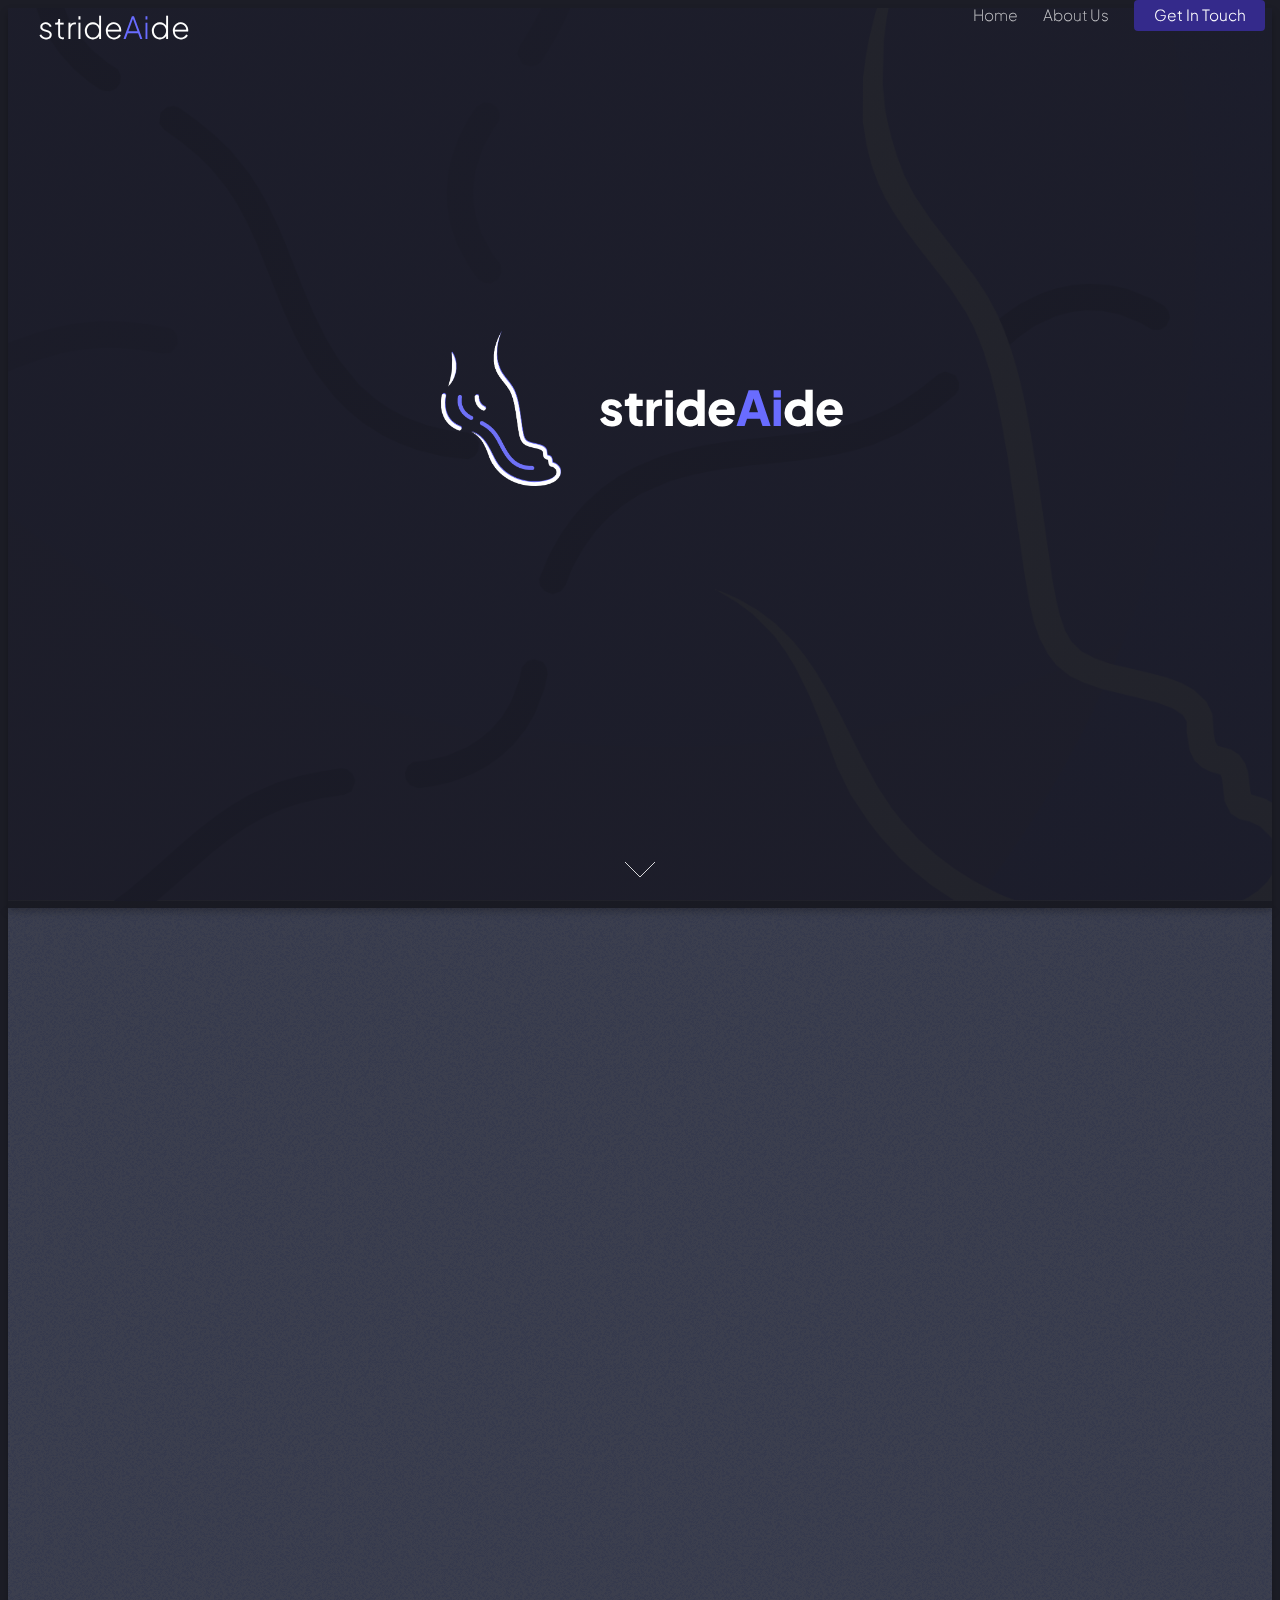
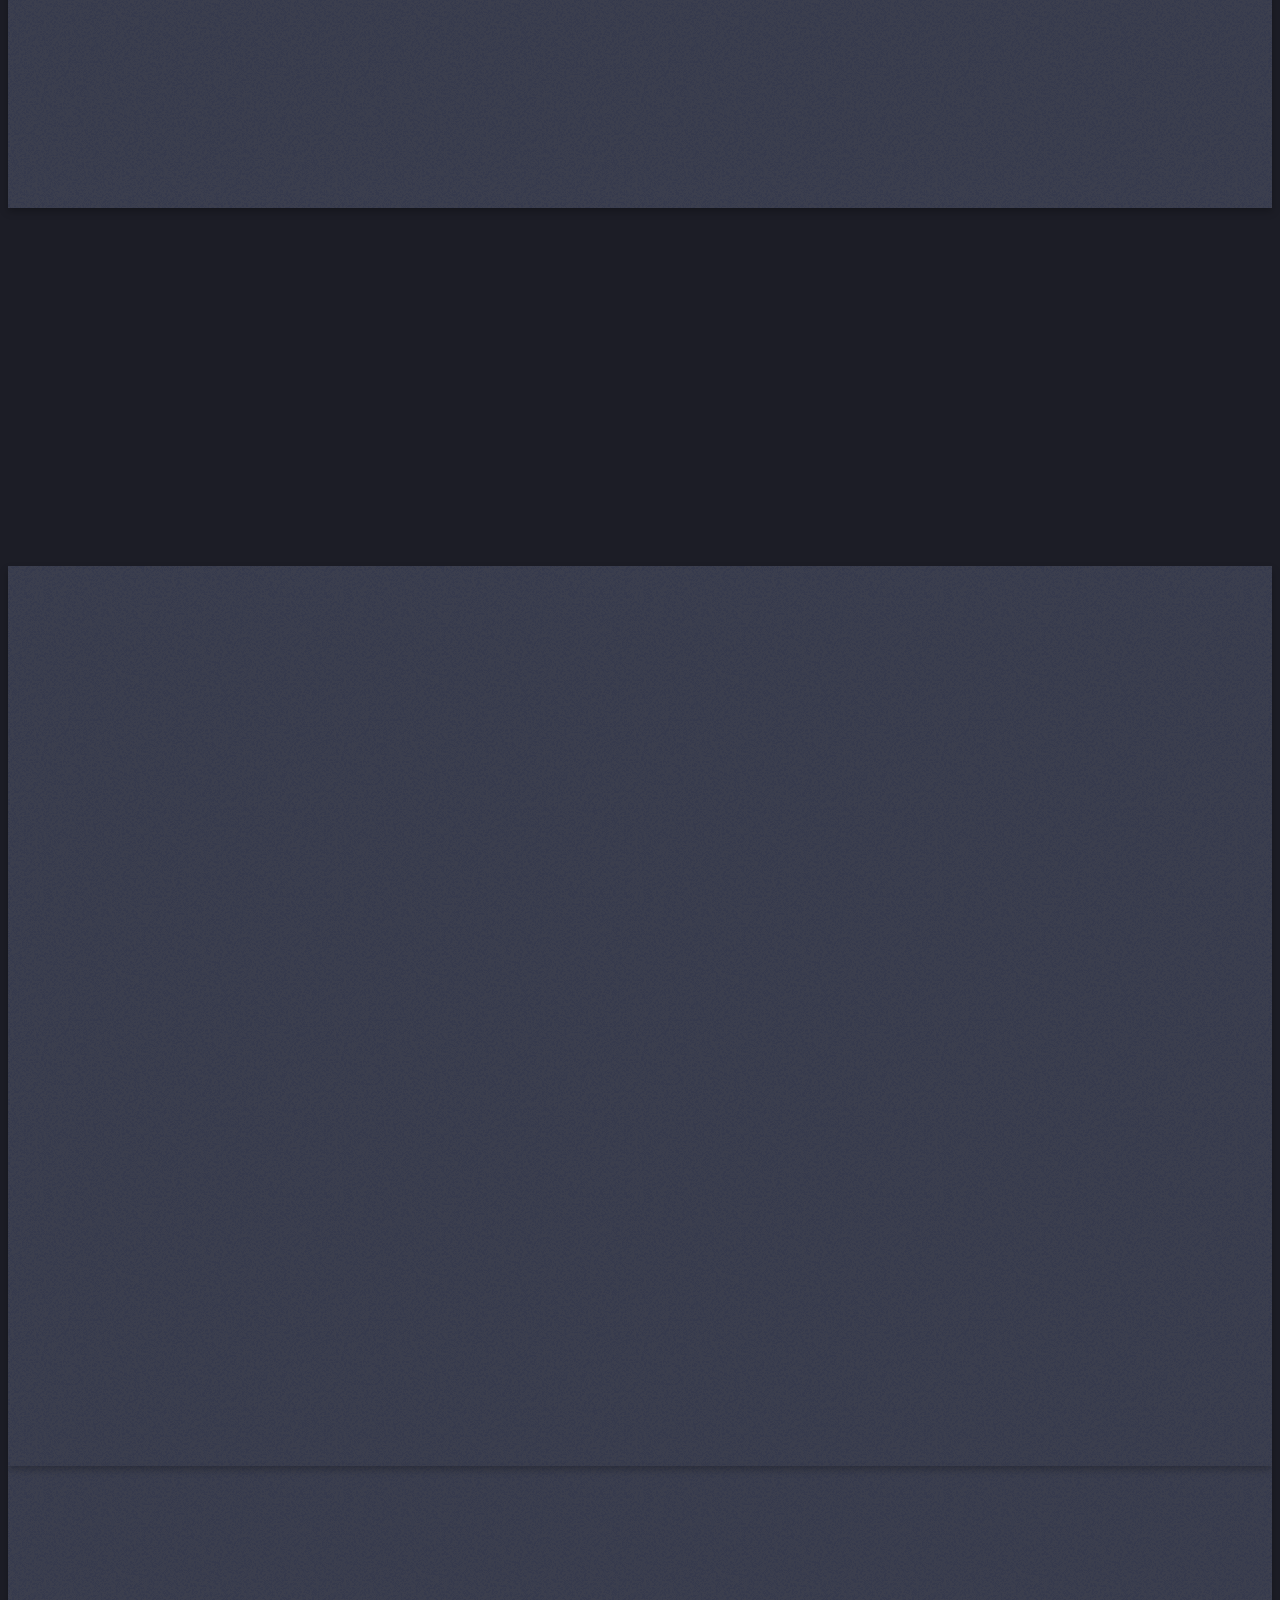
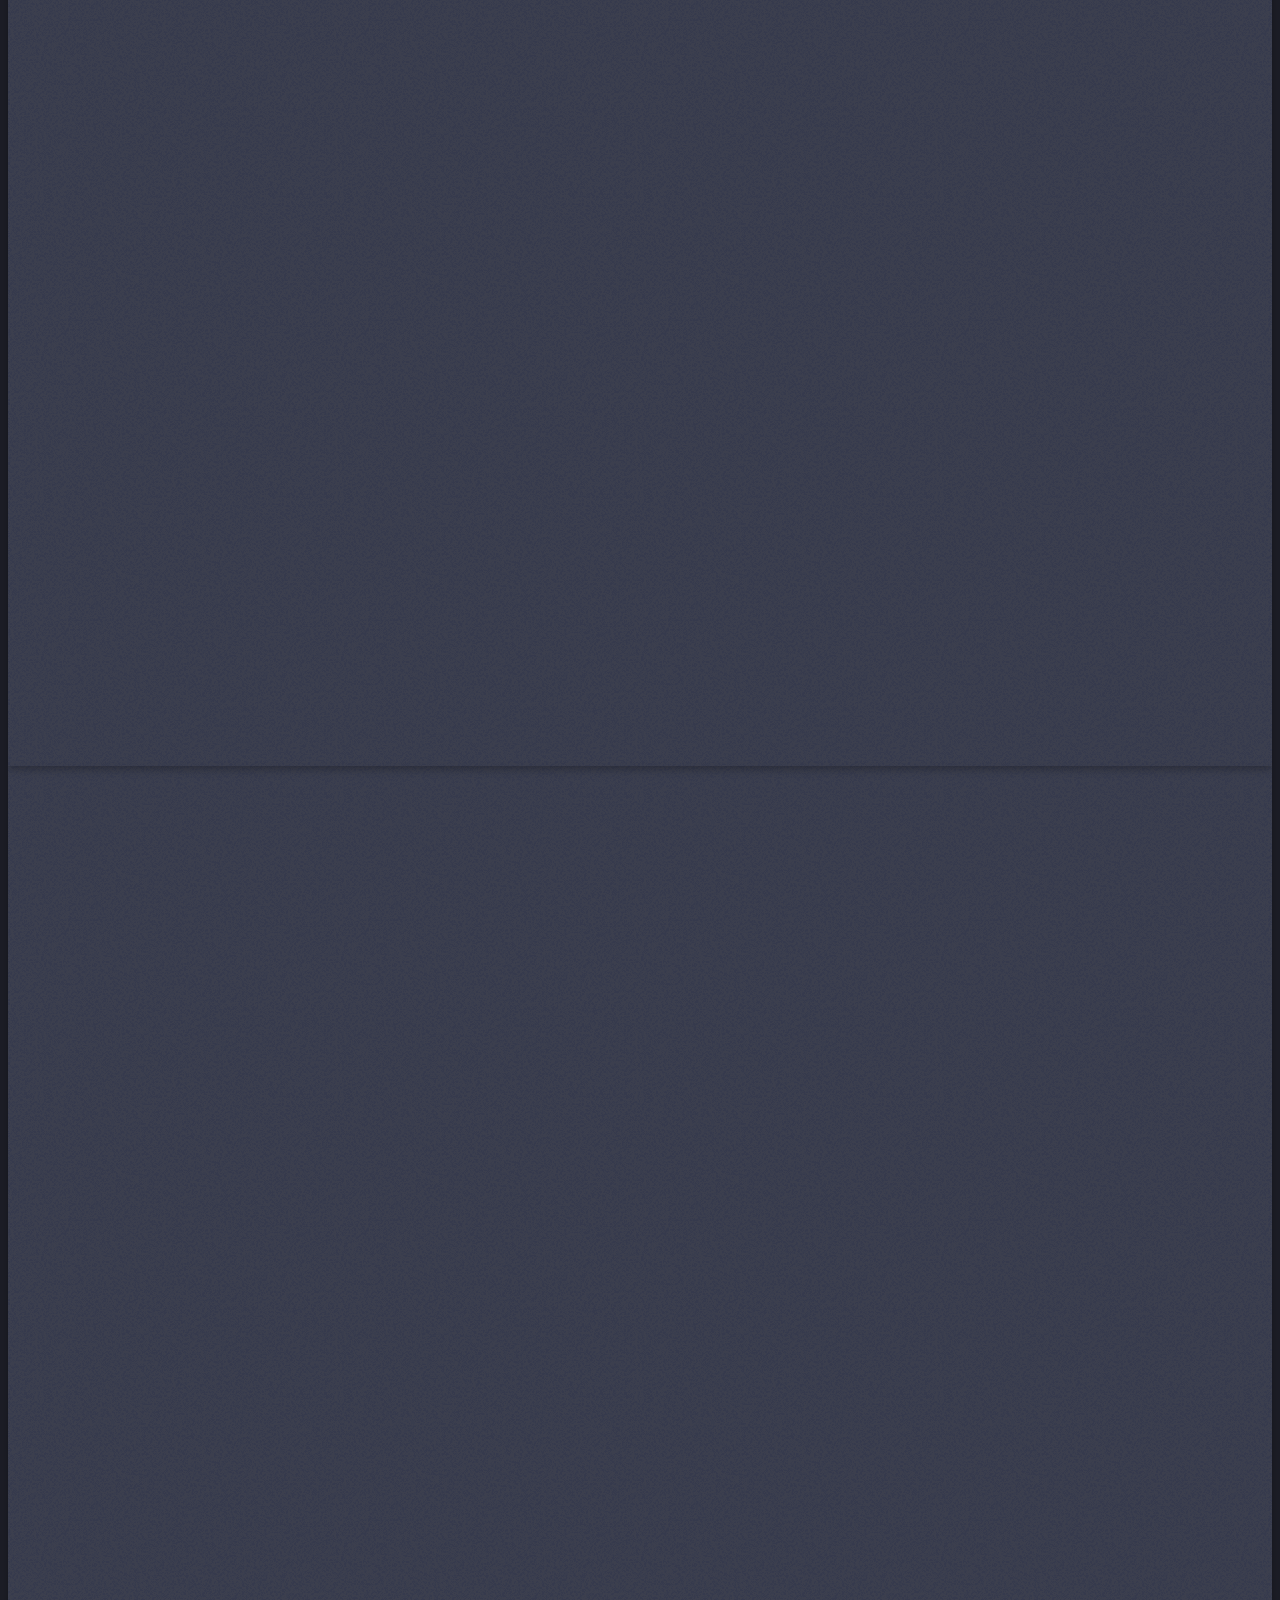
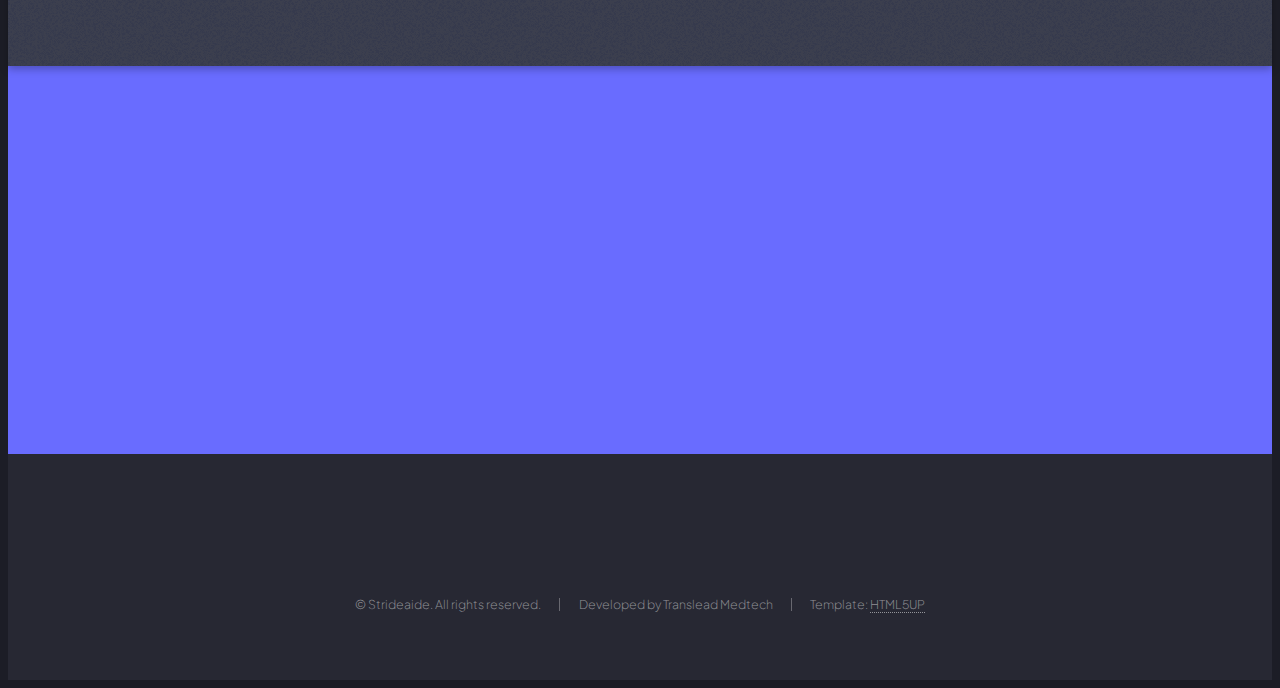
<file: index.html>
<!DOCTYPE HTML>
<!--
	strideAIde.com
	Developed by Translead Medtech Pvt. Ltd. for Strideaide Pvt. Ltd.
	Design: Landed - HTML5UP @ajlkn [use under the CCA 3.0 license (html5up.net/license)]
-->
<html>
	<head>
		<title>strideAide: Diabetic Footcare </title>
		<meta charset="utf-8" />
		<meta name="viewport" content="width=device-width, initial-scale=1, user-scalable=no" />
		<link rel="icon" href="icon_path" type="image/icon type">
		<link rel="stylesheet" href="assets/css/main.css" />
		<noscript><link rel="stylesheet" href="assets/css/noscript.css" /></noscript>
	
	
	</head>
	<body class="is-preload landing">
		<div id="page-wrapper" >
			<!-- Header -->
				<header id="header" >
					<br>
					<h1 id="logo"><a href="index.html">stride<FONT COLOR = #696CFF>Ai</FONT>de</a></h1>
					<nav id="nav">
						<ul>
							<li><a href="index.html">Home</a></li>
							<li><a href="aboutus.html">About Us</a></li>
							<li><a href="#five" class="button primary scrolly">Get In Touch</a></li>
						</ul>
					</nav>
				</header>

			<!-- Banner -->
				<section id="banner" style = "background-image: url('images/landing1.png'); background-size: cover; background-repeat: no-repeat; height: 400px; display: flex; align-items: center; justify-content: center;   color: white;" >
					<div class="content" style="vertical-align: middle;">
					<br>
					<br>
					<br>
						
							<div class="row" style="vertical-align: middle;" >
								<div class="col-4 col-12-medium" style = "background-image: url('images/logo3.png'); background-size: contain; height: 300px; background-repeat: no-repeat; vertical-align: middle; align: center">
									<!-- <span class="image"><img src="images/logo2.png" alt="" /> <br></span> -->
									
									<br>
									<!-- <header> -->
										<!-- <h3><FONT SIZE=60><strong>stride<FONT COLOR = #696CFF>Ai</FONT>de</strong></FONT></h3> -->

										<!-- <h3><FONT > Diabetic Footcare </FONT></h3> -->
									<!-- </header> -->
								</div>
								<br>
								<br>
								<!-- <div class="col-2 col-12-medium"> -->
								
								<!-- </div> -->
								<div class="col-6 col-12-medium" style="vertical-align : middle">
									<header style="vertical-align : middle;" >
										<br>
										<br>
										<br>
										<br>
										<!-- <br> -->
										<!-- <br> -->
										<h1 ><FONT SIZE=80><strong>stride<FONT COLOR = #696CFF>Ai</FONT>de</strong></FONT></h3>
										<!-- <h3><FONT > Diabetic Footcare </FONT></h3> -->
									</header>
								</div>
								
								<div class="col-2 col-12-medium"> </div>
							</div>
					</div>
					
					
					<a href="#one" class="goto-next scrolly">Next</a>
				</section>
				
				
				<!-- One -->
				<section id="one" class="spotlight style1 bottom">
					<span class="image fit main"><img src="images/foot1.png" alt="" /></span>
					<div class="content">
						<div class="container">
							<div class="row">
								<div class="col-5 col-12-medium">
									<header>
										<h2>"A masterpiece of engineering and a work of art."</h2>
										<br> 
										<br> 
										<br>
										<p>Leonardo DaVinci, on the<b> human foot.</b></p>
									</header>
								</div>
								
								<div class="col-1 col-12-medium">
								
								</div>
								
								<div class="col-6 col-12-medium">
									<br>
									<p><b>26 bones. 33 joints. 100+ muscles & tendons.</b></p>
									<p> </p>
									<p> The human foot is a biomechanical marvel, evolved for performance and adaptability. With a geometry for flexibility and strength, it complies to terrains. The dynamic transition from flexibility to rigidity propels you forward with explosive power, while responding like a finely tuned machine - ensuring balance and stability in every movement.</p>
									<p> </p>
									<p><b> Diabetes can be devastating to it. </b></p>
								</div>

							</div>
						</div>
					</div>
					<a href="#two" class="goto-next scrolly">Next</a>
				</section>

				
							<!-- Four -->
				<section id="four" class="wrapper style1 special fade-up">
					<div class="container">
						<header class="major">
							<h2>We're working to protect feet from the effects of diabetes.</h2>
						</header>
						<div class="box alt">
							<h3>Our projects range wide and leverage our evolving understanding of the human foot.</h3>
							
							<br>
							<!-- <div class="row gtr-uniform"> -->
								<!-- <section class="col-4 col-6-medium col-12-xsmall"> -->
									<!-- <span class="icon solid alt major fa-chart-area"></span> -->
									<!-- <h3>Dynamic Offloading Footwear</h3> -->
									<!-- <p>Responsive Insoles for Diabetic Foot-Sores</p> -->
								<!-- </section> -->
								<!-- <section class="col-4 col-6-medium col-12-xsmall"> -->
									<!-- <span class="icon solid alt major fa-comment"></span> -->
									<!-- <h3>Digital Foot</h3> -->
									<!-- <p>A Computational Twin of the Human Foot</p> -->
								<!-- </section> -->
								<!-- <section class="col-4 col-6-medium col-12-xsmall"> -->
									<!-- <span class="icon solid alt major fa-flask"></span> -->
									<!-- <h3>D-PoC: Digtial Podiatry Clinic</h3> -->
									<!-- <p>A one-stop kiosk for diabteic foot checks</p> -->
								<!-- </section> -->
					
							<!-- </div> -->
						</div>
						
					</div>
				</section>


				
							


			<!-- Two -->
				<section id="two" class="spotlight style2 right">
					<span class="image fit main"><img src="images/shoe1.png" alt="" /></span>
					<div class="content">
						<header>
							<h2>Compliant Footwear</h2>
							<p>Dynamically Self Offloading Insoles</p>
						</header>
						<p>Therapeutic footwear that operates mechanically without using sensors or actuators.</p>
						<ul class="actions">
							<li><a href="aboutus.html" class="button">Learn More</a></li>
						</ul>
					</div>
					<a href="#three" class="goto-next scrolly">Next</a>
				</section>

			<!-- Three -->
				<section id="three" class="spotlight style1 left">
					<span class="image fit main bottom"><img src="images/kiosk1.png" alt="" /></span>
					<div class="content">
						<header>
							<h2>D-PoC</h2>
							<p>Digtial Podiatry Clinic</p>
						</header>
						<p>a Kiosk for early screening and detection of diabetic foot conditions, including neuropathy, vasculopathy and arthropathy.</p>
						<ul class="actions">
							<li><a href="aboutus.html" class="button">Learn More</a></li>
						</ul>
					</div>
					<a href="#four" class="goto-next scrolly">Next</a>
				</section>
				
				<!-- Two -->
				<section id="two" class="spotlight style2 right">
					<span class="image fit main"><img src="images/digitalfoottwin1.png" alt="" /></span>
					<div class="content">
						<header>
							<h2>Foot 2.0</h2>
							<p>A digital twin of the human foot</p>
						</header>
						<p>Diagnostic, prognostic and predictive capabilities packaged as a navigable model.</p>
						<ul class="actions">
							<li><a href="aboutus.html" class="button">Learn More</a></li>
						</ul>
					</div>
					<a href="#three" class="goto-next scrolly">Next</a>
				</section>
				
											<!-- Four -->
											
				<!-- <section id="four" class="wrapper style1 special fade-up"> -->
					<!-- <div class="container"> -->
						<!-- <header class="major"> -->
							<!-- <h2>Testimonials</h2> -->
							<!-- <p>Here's how we're helping patients lead happier lives</p> -->
						<!-- </header> -->
						<!-- <div class="box alt"> -->
							<!-- <div class="row gtr-uniform"> -->
								<!-- <section class="col-4 col-6-medium col-12-xsmall"> -->
									<!-- <span class="icon solid alt major fa-chart-area"></span> -->
									<!-- <h3>Patient 1</h3> -->
									<!-- <p>" Blurb Highlight Statement "</p> -->
								<!-- </section> -->
								<!-- <section class="col-4 col-6-medium col-12-xsmall"> -->
									<!-- <span class="icon solid alt major fa-comment"></span> -->
									<!-- <h3>Patient 2</h3> -->
									<!-- <p>" Blurb Highlight Statement "</p> -->
								<!-- </section> -->
								<!-- <section class="col-4 col-6-medium col-12-xsmall"> -->
									<!-- <span class="icon solid alt major fa-flask"></span> -->
									<!-- <h3>Patient 3</h3> -->
									<!-- <p>" Blurb Highlight Statement "</p> -->
								<!-- </section> -->
					
							<!-- </div> -->
						<!-- </div> -->
						
					<!-- </div> -->
				<!-- </section> -->





			<!-- Five -->
				<section id="five" class="wrapper style2 special fade">
					<div class="container">
						<header>
							<h2>Get in touch</h2>
							<p>Explore how <strong>StrideAide</strong> can help you walk assured.</p>
							
						
						</header>
						<form method="post" action="#" class="cta">
							<div class="row gtr-uniform gtr-50">
								<div class="col-8 col-12-xsmall"><input type="email" name="email" id="email" placeholder="Your Email Address" /></div>
								<div class="col-4 col-12-xsmall"><input type="submit" value="Mail Me" class="fit primary" /></div>
														
							</div>
							<br>
							<br>
							<br>
							<br>
							
							<p>Call us: <strong> +91 89707 19677 </strong> <span style="padding: 0 25px;">|</span> Mail us: <strong>info@strideaide.com</strong></p>
							
						</form>
					</div>
				</section>

			<!-- Footer -->
				<footer id="footer">
					<ul class="icons">
						<li><a href="#" class="icon brands alt fa-twitter"><span class="label">Twitter</span></a></li>
						<li><a href="#" class="icon brands alt fa-facebook-f"><span class="label">Facebook</span></a></li>
						<li><a href="#" class="icon brands alt fa-linkedin-in"><span class="label">LinkedIn</span></a></li>
						<li><a href="#" class="icon brands alt fa-instagram"><span class="label">Instagram</span></a></li>
						<li><a href="#" class="icon brands alt fa-github"><span class="label">GitHub</span></a></li>
						<li><a href="#" class="icon solid alt fa-envelope"><span class="label">Email</span></a></li>
					</ul>
					<ul class="copyright">
						<li>&copy; Strideaide. All rights reserved.</li><li>Developed by Translead Medtech</li><li>Template: <a href="http://html5up.net">HTML5UP</a></li>
					</ul>
				</footer>

		</div>

		<!-- Scripts -->
			<script src="assets/js/jquery.min.js"></script>
			<script src="assets/js/jquery.scrolly.min.js"></script>
			<script src="assets/js/jquery.dropotron.min.js"></script>
			<script src="assets/js/jquery.scrollex.min.js"></script>
			<script src="assets/js/browser.min.js"></script>
			<script src="assets/js/breakpoints.min.js"></script>
			<script src="assets/js/util.js"></script>
			<script src="assets/js/main.js"></script>

	</body>
</html>
</file>
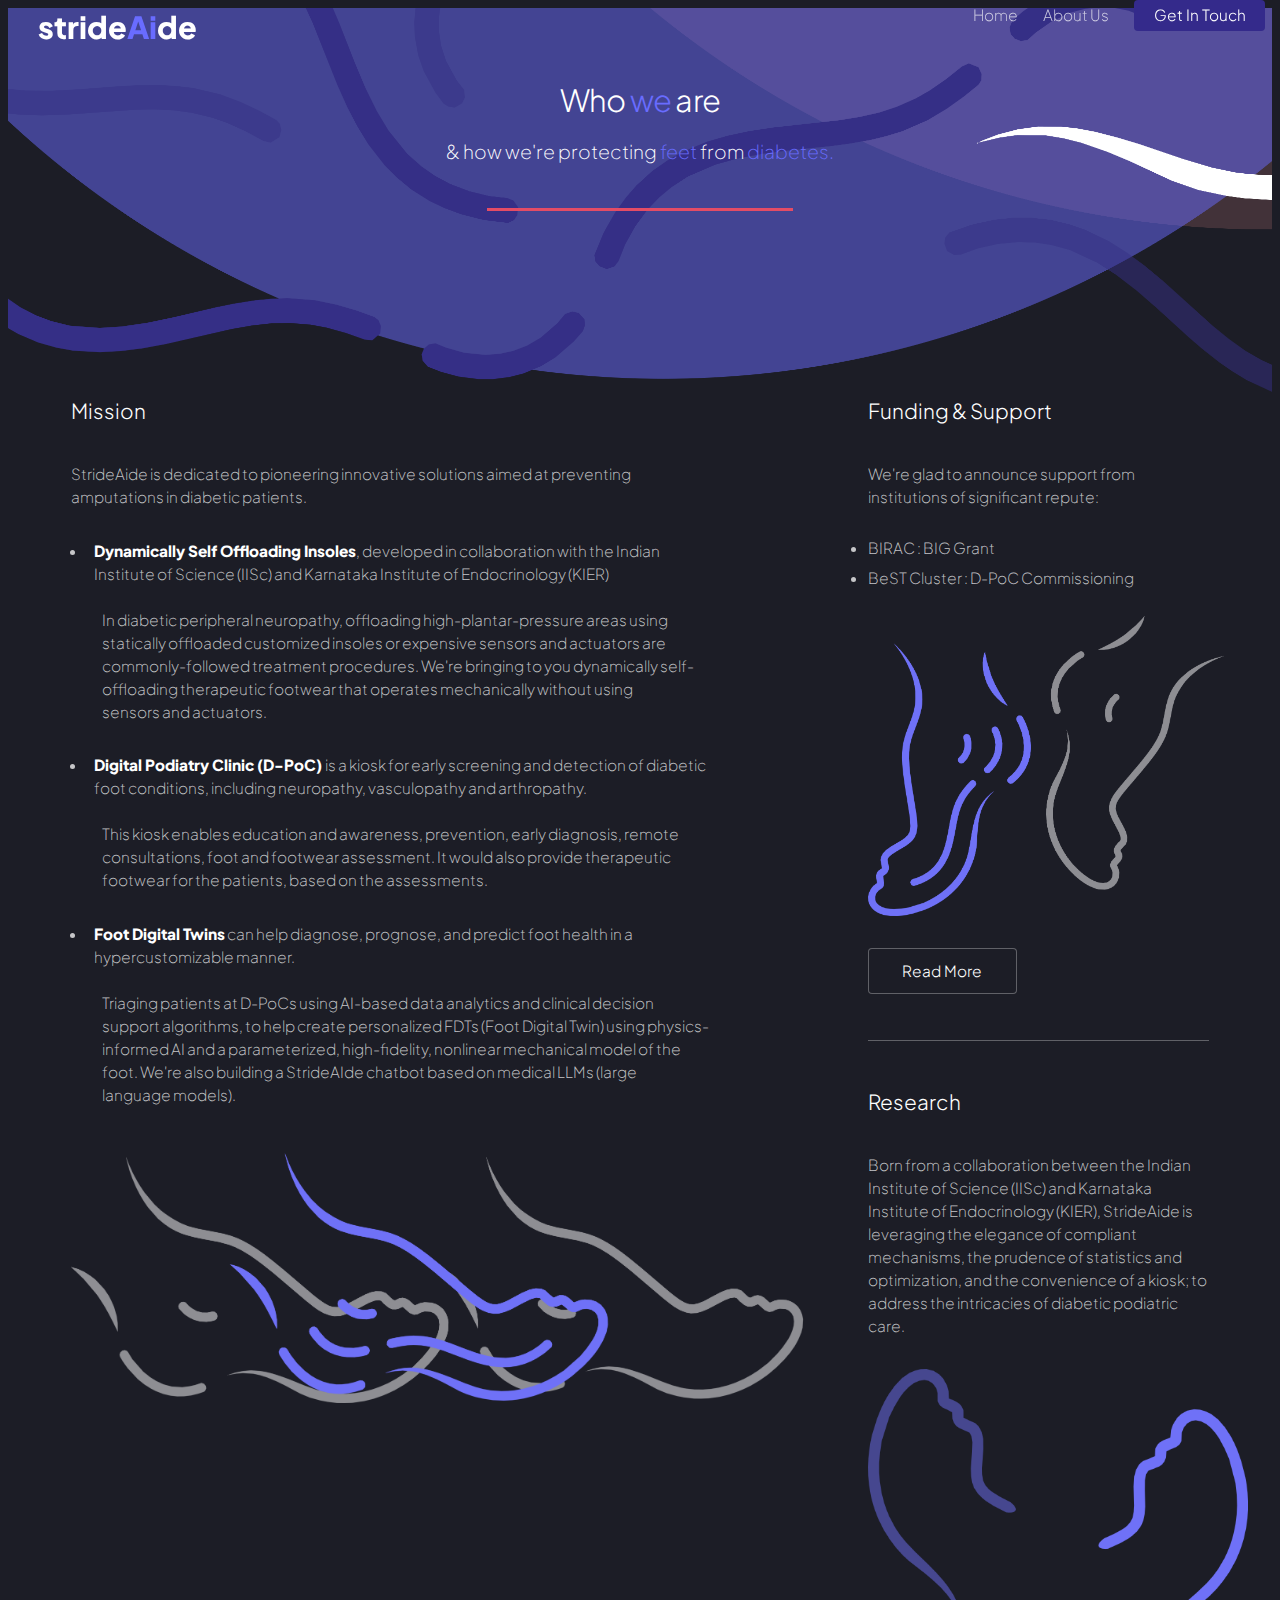
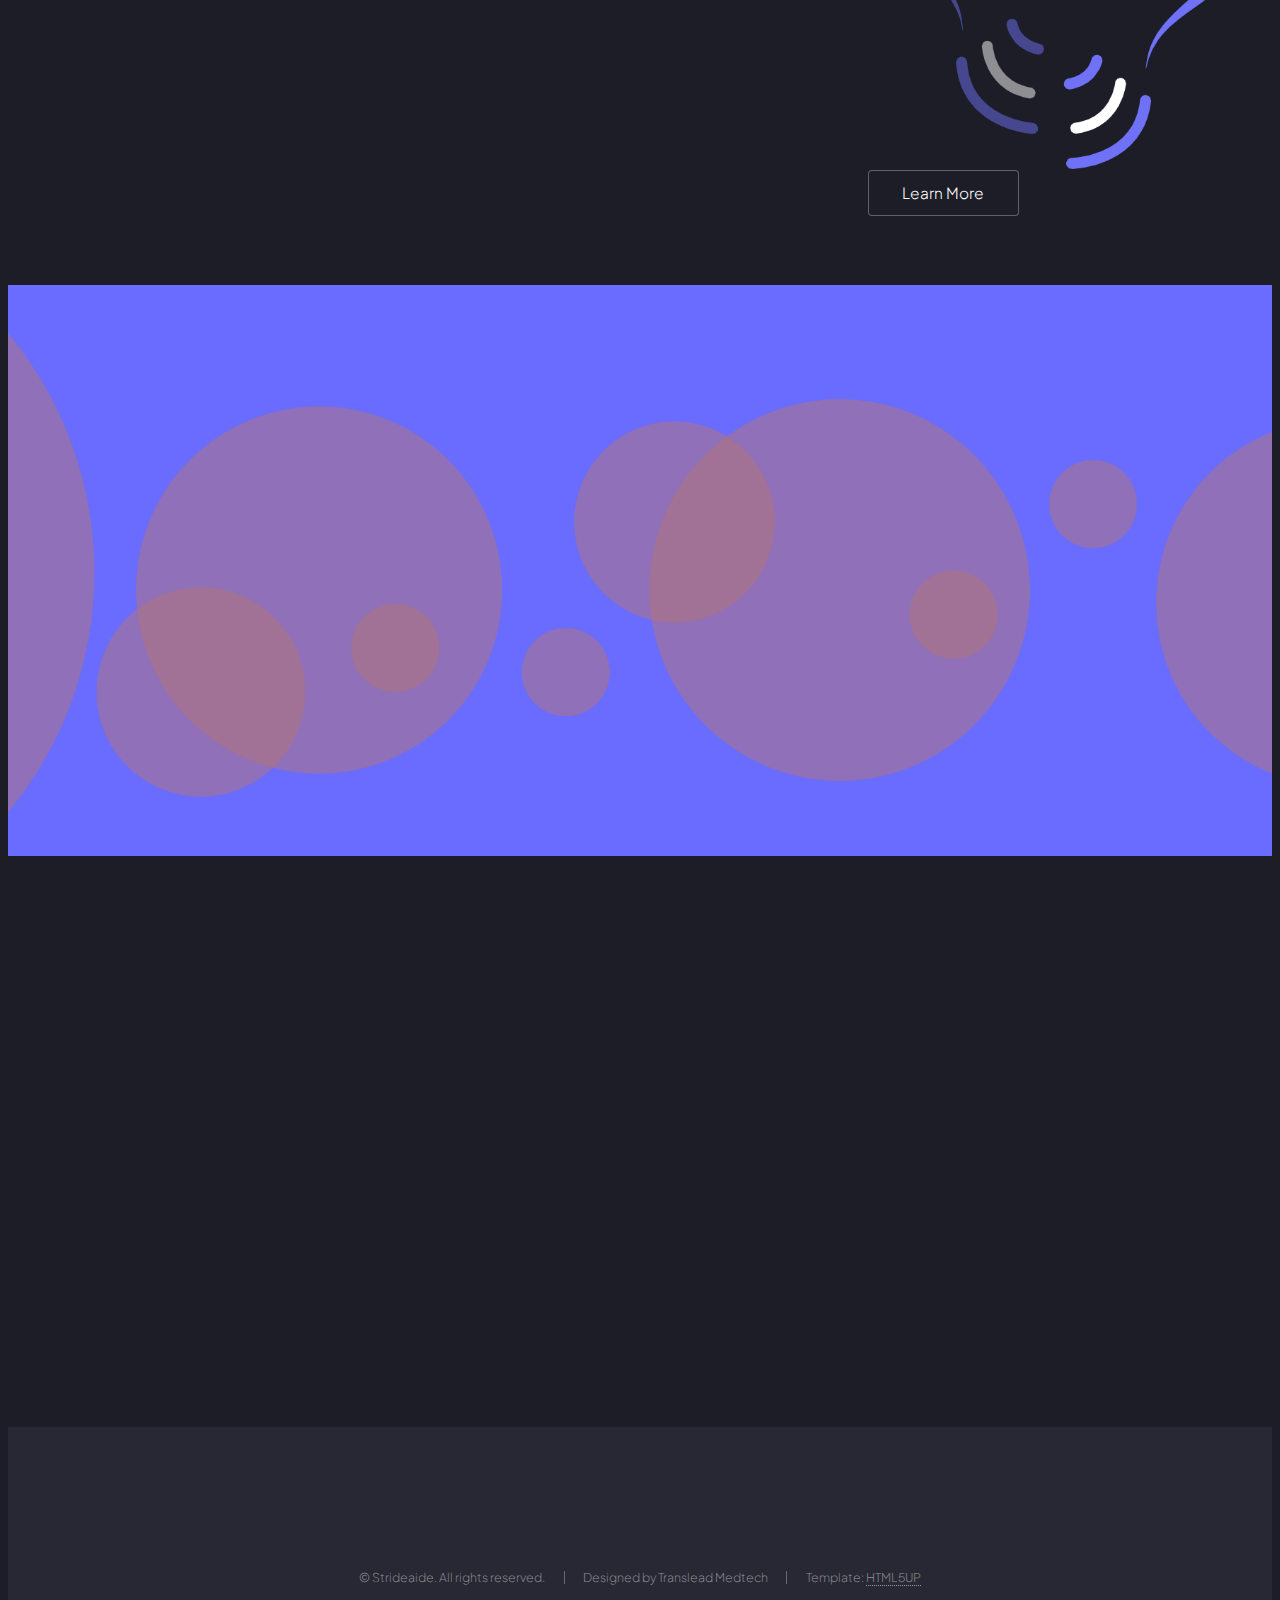
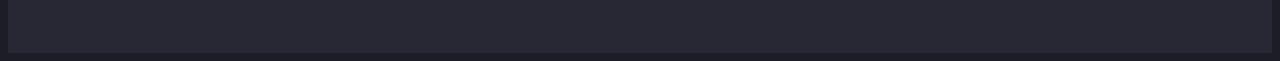
<file: aboutus.html>
<!DOCTYPE HTML>
<!--
	strideAIde.com
	Developed by Translead Medtech Pvt. Ltd. for Strideaide Pvt. Ltd. 
	Designed by Aditi V Mungurwadi, Sanchit Jhunjhunwala
	Template Inspiration: Landed - HTML5UP @ajlkn [use under the CCA 3.0 license (html5up.net/license)]
-->
<html>
	<head>
		<title>strideAide: About Us</title>
		<meta charset="utf-8" />
		<meta name="viewport" content="width=device-width, initial-scale=1, user-scalable=no" />
		<link rel="icon" href="icon_path" type="image/icon type">
		<link rel="stylesheet" href="assets/css/main.css" />
		<noscript><link rel="stylesheet" href="assets/css/noscript.css" /></noscript>
	</head>
	<body class="is-preload landing" >
		<div id="page-wrapper"  style = "background-image: url('images/landing2.png'); background-size: contain; background-repeat: no-repeat">

			<!-- Header -->
				<header id="header">
					<br>
					<h1 id="logo"><strong><a href="index.html">stride<FONT COLOR = #696CFF>Ai</FONT>de</a></strong></h1>
					<nav id="nav">
						<ul>
							<li><a href="index.html">Home</a></li>
							<li>
								<a href="aboutus.html">About Us</a>
								
							</li>
							<li><a href="index.html#five" class="button primary scrolly">Get In Touch</a></li>
						</ul>
					</nav>
				</header>

	<div id="main" class="wrapper style1" >
					<div class="container">
						<header class="major">
							<h2>Who <FONT COLOR = #696CFF> we</FONT> are</h2>
							<p>& how we're protecting <FONT COLOR = #696CFF>feet</FONT> from <FONT COLOR = #696CFF>diabetes.</FONT></p>
						</header>
						<div class="row gtr-150">
							<div class="col-7 col-12-medium">

								<!-- Content -->
									<section id="content">
										<br>
										<br>
										<br>
										<br>
										<br>
										<br>
										<br>
										<br>
										
										
										<h3>Mission</h3>
										
										
										<br>
										<p>StrideAide is dedicated to pioneering innovative solutions aimed at preventing amputations in diabetic patients.</p>
										<ul>
											<li><b>Dynamically Self Offloading Insoles</b>, developed in collaboration with the Indian Institute of Science (IISc) and Karnataka Institute of Endocrinology (KIER)</li>
											<br>
											<ul><p>In diabetic peripheral neuropathy, offloading high-plantar-pressure areas using statically offloaded customized insoles or expensive sensors and actuators are commonly-followed treatment procedures. We're bringing to you dynamically self-offloading therapeutic footwear that operates mechanically without using sensors and actuators.</p> </ul>
											
											<li><b>Digital Podiatry Clinic (D-PoC) </b> is a kiosk for early screening and detection of diabetic foot conditions, including neuropathy, vasculopathy and arthropathy. </li>
											<br>
											<ul><p>This kiosk enables education and awareness, prevention, early diagnosis, remote consultations, foot and footwear assessment. It would also provide therapeutic footwear for the patients, based on the assessments.</p> </ul>
											
											<li><b>Foot Digital Twins</b> can help diagnose, prognose, and predict foot health in a hypercustomizable manner.</li>
											<br>
											<ul><p>Triaging patients at D-PoCs using AI-based data analytics and clinical decision support algorithms, to help create personalized FDTs (Foot Digital Twin) using physics-informed AI and a parameterized, high-fidelity, nonlinear mechanical model of the foot. We're also building a StrideAIde chatbot based on medical LLMs (large language models).</p> </ul>
											
											
										</ul>
										<br>
										<img src="images/mission.png" height = 250px;>
										<br>
					
									</section>

							</div>
							<div class="col-1 col-12-medium"> </div>
							<div class="col-4 col-12-medium">

								<!-- Sidebar -->
									<section id="sidebar">
										<section>
											<br>
											<br>
											<br>
											<br>
											<br>
											<br>
											<br>
											<br>
											
											
											<h3>Funding & Support</h3>
											
											<br>
											
											<p>We're glad to announce support from institutions of significant repute:</p>
											<li>BIRAC : BIG Grant</li>
											<br>
											<li>BeST Cluster : D-PoC Commissioning</li>
											<br>
											<br>
											<img src="images/support.png" height = 300px;>
											<br>											
											<br> <br>
											<footer>
												<ul class="actions">
													<li><a href="https://www.linkedin.com/pulse/strideaide-startup-story-bestkc-nexjc/" target="_blank" class="button">Read More</a></li>
												</ul>
											</footer>
										</section>
										<hr />
										<section>
											<h3>Research</h3>
											
											<br>
											<p>Born from a collaboration between the Indian Institute of Science (IISc) and Karnataka Institute of Endocrinology (KIER), StrideAide is leveraging the elegance of compliant mechanisms, the prudence of statistics and optimization, and the convenience of a kiosk; to address the intricacies of diabetic podiatric care.</p>
											<img src="images/research.png" height = 400px;>
											<br>
											<footer>
												<ul class="actions">
													<li><a href="https://asmedigitalcollection.asme.org/IDETC-CIE/proceedings/IDETC-CIE2023/87363/V008T08A037/1170800" target="_blank" class="button">Learn More</a></li>
												</ul>
											</footer>
										</section>
									</section>

							</div>
						</div>
						
						
						
					</div>
				</div>
				
				<section id="four" class="wrapper style1 special fade-up" style = "background-image: url('images/filler1.png'); background-size: cover; background-repeat: no-repeat">
					<div class="container">
						<header class="major">
							<h2>The Team</h2>
						</header>
							<h3>Founders</h3>
							<br>
							<br>
						<div class="box alt">
							<div class="row gtr-uniform">
								<section class="col-4 col-6-medium col-12-xsmall">
									<span class="icon solid alt major fa-chart-area"><image src = "images/Team/PB.png" width="90" height="90"></span>
									<h3>Dr. Pavan Belehalli</h3>
									<p>Orthopaedic & Diabetic Foot Surgeon</p>
								</section>
								<section class="col-4 col-6-medium col-12-xsmall">
									<span class="icon solid alt major fa-comment"><image src = "images/Team/SS.png" width="90" height="90"></span>
									<h3>Dr. Sanjay Sharma</h3>
									<p>Podiatric Surgeon & Wound Care Specialist</p>
								</section>
								<section class="col-4 col-6-medium col-12-xsmall">
									<span class="icon solid alt major fa-flask"><image src = "images/Team/MKR.png" width="90" height="90"></span>
									<h3>Mr. Manoj Kumar R</h3>
									<p>New Product Development Engineer</p>
								</section>
					
							</div>
						</div>
						
					</div>
				</section>
				
				<section id="four" class="wrapper style1 special fade-up">
					<div class="container">
							<h3>Advisors</h3>
							<br>
							<br>
						
						<div class="box alt">
							<div class="row gtr-uniform">
								<section class="col-4 col-6-medium col-12-xsmall">
									<span class="icon solid alt major fa-chart-area"><img src = "images/Team/GKAS.png" width="90" height="90"></span>
									<h3>Prof. G.K. Ananthasuresh</h3>
									<p><strong>Professor of Mechanical Engineering</strong></p>
									<p>Indian Institute of Science, Bengaluru</p>
								</section>
								<section class="col-4 col-6-medium col-12-xsmall">
									<span class="icon solid alt major fa-comment"><image src = "images/Team/PG.png" width="90" height="90"></span>
									<!-- <image src = "images/Team/PG.png" > -->
									<h3>Dr. Paul Graham</h3>
									<p><strong>Musculoskeletal Podiatrist</strong></p>
									<o>Geelong, Australia</p>
								</section>
								<section class="col-4 col-6-medium col-12-xsmall">
									<span class="icon solid alt major fa-flask"><image src = "images/Team/BS.png" width="90" height="90"></span>
									<h3>Bindu Sharma</h3>
									<p><strong>Founder & CEO </strong></p>
									<p>Origin IP Solutions</p>
								</section>
					
							</div>
						</div>
						
							<p> </p>
							
							<p> </p>
						<header class="major">
						</header>
						
					</div>
				</section>
				
			<!-- Footer -->
				<footer id="footer">
					<ul class="icons">
						<li><a href="#" class="icon brands alt fa-twitter"><span class="label">Twitter</span></a></li>
						<li><a href="#" class="icon brands alt fa-facebook-f"><span class="label">Facebook</span></a></li>
						<li><a href="#" class="icon brands alt fa-linkedin-in"><span class="label">LinkedIn</span></a></li>
						<li><a href="#" class="icon brands alt fa-instagram"><span class="label">Instagram</span></a></li>
						<li><a href="#" class="icon brands alt fa-github"><span class="label">GitHub</span></a></li>
						<li><a href="#" class="icon solid alt fa-envelope"><span class="label">Email</span></a></li>
					</ul>
					<ul class="copyright">
						<li>&copy; Strideaide. All rights reserved.</li><li>Designed by Translead Medtech</li><li>Template: <a href="http://html5up.net">HTML5UP</a></li>
					</ul>
				</footer>

		</div>
				
				

		<!-- Scripts -->
			<script src="assets/js/jquery.min.js"></script>
			<script src="assets/js/jquery.scrolly.min.js"></script>
			<script src="assets/js/jquery.dropotron.min.js"></script>
			<script src="assets/js/jquery.scrollex.min.js"></script>
			<script src="assets/js/browser.min.js"></script>
			<script src="assets/js/breakpoints.min.js"></script>
			<script src="assets/js/util.js"></script>
			<script src="assets/js/main.js"></script>

	</body>
</html>
</file>
<file: assets/css/main.css>
@import url('https://fonts.googleapis.com/css2?family=Plus+Jakarta+Sans:ital,wght@0,200..800;1,200..800&display=swap');


}
/*
	Landed by HTML5 UP
	html5up.net | @ajlkn
	Free for personal and commercial use under the CCA 3.0 license (html5up.net/license)
*/

html, body, div, span, applet, object,
iframe, h1, h2, h3, h4, h5, h6, p, blockquote,
pre, a, abbr, acronym, address, big, cite,
code, del, dfn, em, img, ins, kbd, q, s, samp,
small, strike, strong, sub, sup, tt, var, b,
u, i, center, dl, dt, dd, ol, ul, li, fieldset,
form, label, legend, table, caption, tbody,
tfoot, thead, tr, th, td, article, aside,
canvas, details, embed, figure, figcaption,
footer, header, hgroup, menu, nav, output, ruby,
section, summary, time, mark, audio, video {
	margin: 0;
	padding: 0;
	border: 0;
	font-size: 100%;
	font: inherit;
	vertical-align: baseline;}

article, aside, details, figcaption, figure,
footer, header, hgroup, menu, nav, section {
	display: block;}

body {
	line-height: 1;
}

ol, ul {
	list-style: none;
}

blockquote, q {
	quotes: none;
}

	blockquote:before, blockquote:after, q:before, q:after {
		content: '';
		content: none;
	}

table {
	border-collapse: collapse;
	border-spacing: 0;
}

body {
	-webkit-text-size-adjust: none;
}

mark {
	background-color: transparent;
	color: inherit;
}

input::-moz-focus-inner {
	border: 0;
	padding: 0;
}

input, select, textarea {
	-moz-appearance: none;
	-webkit-appearance: none;
	-ms-appearance: none;
	appearance: none;
}

/* Basic */

	html {
		box-sizing: border-box;
	}

	*, *:before, *:after {
		box-sizing: inherit;
	}

	html, body {
		background: #1c1d26;
	}

	body.is-preload *, body.is-preload *:before, body.is-preload *:after {
		-moz-animation: none !important;
		-webkit-animation: none !important;
		-ms-animation: none !important;
		animation: none !important;
		-moz-transition: none !important;
		-webkit-transition: none !important;
		-ms-transition: none !important;
		transition: none !important;
	}

	body, input, select, textarea {
		color: rgba(255, 255, 255, 0.75);
		font-family: "Plus Jakarta Sans", sans-serif;
		  font-optical-sizing: auto;
		  font-weight: 8;
		  font-style: normal;
	}

	a {
		-moz-transition: border-color 0.2s ease-in-out, color 0.2s ease-in-out;
		-webkit-transition: border-color 0.2s ease-in-out, color 0.2s ease-in-out;
		-ms-transition: border-color 0.2s ease-in-out, color 0.2s ease-in-out;
		transition: border-color 0.2s ease-in-out, color 0.2s ease-in-out;
		border-bottom: dotted 1px;
		color: #e44c65;
		text-decoration: none;
	}

		a:hover {
			color: #e44c65 !important;
			border-bottom-color: transparent;
		}

	strong, b {
		color: #ffffff;
		font-weight: 800;
	}

	em, i {
		font-style: italic;
	}

	p {
		line-height: 1.5; /* Adjust the value as needed */
		margin: 0 0 2em 0;
	}

	h1, h2, h3, h4, h5, h6 {
		color: #ffffff;
		font-weight: 300;
		line-height: 1em;
		margin: 0 0 1em 0;
	}

		h1 a, h2 a, h3 a, h4 a, h5 a, h6 a {
			color: inherit;
			border: 0;
		}

	h2 {
		font-size: 2em;
		line-height: 1.5em;
		letter-spacing: -0.025em;
	}

	h3 {
		font-size: 1.35em;
		line-height: 1.5em;
	}

	h4 {
		font-size: 1.1em;
		line-height: 1.5em;
	}

	h5 {
		font-size: 0.9em;
		line-height: 1.5em;
	}

	h6 {
		font-size: 0.7em;
		line-height: 1.5em;
	}

	sub {
		font-size: 0.8em;
		position: relative;
		top: 0.5em;
	}

	sup {
		font-size: 0.8em;
		position: relative;
		top: -0.5em;
	}

	hr {
		border: 0;
		border-bottom: solid 1px rgba(255, 255, 255, 0.3);
		margin: 3em 0;
	}

		hr.major {
			margin: 4em 0;
		}

	blockquote {
		border-left: solid 4px rgba(255, 255, 255, 0.3);
		font-style: italic;
		margin: 0 0 2em 0;
		padding: 0.5em 0 0.5em 2em;
	}

	code {
		background: rgba(255, 255, 255, 0.075);
		border-radius: 4px;
		font-family: "Courier New", monospace;
		font-size: 0.9em;
		margin: 0 0.25em;
		padding: 0.25em 0.65em;
	}

	pre {
		-webkit-overflow-scrolling: touch;
		font-family: "Courier New", monospace;
		font-size: 0.9em;
		margin: 0 0 2em 0;
	}

		pre code {
			display: block;
			line-height: 1.75em;
			padding: 1em 1.5em;
			overflow-x: auto;
		}

	.align-left {
		text-align: left;
	}

	.align-center {
		text-align: center;
	}

	.align-right {
		text-align: right;
	}

/* Loader */

	@-moz-keyframes spinner-show {
		0% {
			opacity: 0;
		}

		100% {
			opacity: 1;
		}
	}

	@-webkit-keyframes spinner-show {
		0% {
			opacity: 0;
		}

		100% {
			opacity: 1;
		}
	}

	@-ms-keyframes spinner-show {
		0% {
			opacity: 0;
		}

		100% {
			opacity: 1;
		}
	}

	@keyframes spinner-show {
		0% {
			opacity: 0;
		}

		100% {
			opacity: 1;
		}
	}

	@-moz-keyframes spinner-hide {
		0% {
			color: rgba(255, 255, 255, 0.15);
			z-index: 100001;
			-moz-transform: scale(1) rotate(0deg);
			-webkit-transform: scale(1) rotate(0deg);
			-ms-transform: scale(1) rotate(0deg);
			transform: scale(1) rotate(0deg);
		}

		99% {
			color: #1c1d26;
			z-index: 100001;
			-moz-transform: scale(0.5) rotate(360deg);
			-webkit-transform: scale(0.5) rotate(360deg);
			-ms-transform: scale(0.5) rotate(360deg);
			transform: scale(0.5) rotate(360deg);
		}

		100% {
			color: #1c1d26;
			z-index: -1;
			-moz-transform: scale(0.5) rotate(360deg);
			-webkit-transform: scale(0.5) rotate(360deg);
			-ms-transform: scale(0.5) rotate(360deg);
			transform: scale(0.5) rotate(360deg);
		}
	}

	@-webkit-keyframes spinner-hide {
		0% {
			color: rgba(255, 255, 255, 0.15);
			z-index: 100001;
			-moz-transform: scale(1) rotate(0deg);
			-webkit-transform: scale(1) rotate(0deg);
			-ms-transform: scale(1) rotate(0deg);
			transform: scale(1) rotate(0deg);
		}

		99% {
			color: #1c1d26;
			z-index: 100001;
			-moz-transform: scale(0.5) rotate(360deg);
			-webkit-transform: scale(0.5) rotate(360deg);
			-ms-transform: scale(0.5) rotate(360deg);
			transform: scale(0.5) rotate(360deg);
		}

		100% {
			color: #1c1d26;
			z-index: -1;
			-moz-transform: scale(0.5) rotate(360deg);
			-webkit-transform: scale(0.5) rotate(360deg);
			-ms-transform: scale(0.5) rotate(360deg);
			transform: scale(0.5) rotate(360deg);
		}
	}

	@-ms-keyframes spinner-hide {
		0% {
			color: rgba(255, 255, 255, 0.15);
			z-index: 100001;
			-moz-transform: scale(1) rotate(0deg);
			-webkit-transform: scale(1) rotate(0deg);
			-ms-transform: scale(1) rotate(0deg);
			transform: scale(1) rotate(0deg);
		}

		99% {
			color: #1c1d26;
			z-index: 100001;
			-moz-transform: scale(0.5) rotate(360deg);
			-webkit-transform: scale(0.5) rotate(360deg);
			-ms-transform: scale(0.5) rotate(360deg);
			transform: scale(0.5) rotate(360deg);
		}

		100% {
			color: #1c1d26;
			z-index: -1;
			-moz-transform: scale(0.5) rotate(360deg);
			-webkit-transform: scale(0.5) rotate(360deg);
			-ms-transform: scale(0.5) rotate(360deg);
			transform: scale(0.5) rotate(360deg);
		}
	}

	@keyframes spinner-hide {
		0% {
			color: rgba(255, 255, 255, 0.15);
			z-index: 100001;
			-moz-transform: scale(1) rotate(0deg);
			-webkit-transform: scale(1) rotate(0deg);
			-ms-transform: scale(1) rotate(0deg);
			transform: scale(1) rotate(0deg);
		}

		99% {
			color: #1c1d26;
			z-index: 100001;
			-moz-transform: scale(0.5) rotate(360deg);
			-webkit-transform: scale(0.5) rotate(360deg);
			-ms-transform: scale(0.5) rotate(360deg);
			transform: scale(0.5) rotate(360deg);
		}

		100% {
			color: #1c1d26;
			z-index: -1;
			-moz-transform: scale(0.5) rotate(360deg);
			-webkit-transform: scale(0.5) rotate(360deg);
			-ms-transform: scale(0.5) rotate(360deg);
			transform: scale(0.5) rotate(360deg);
		}
	}

	@-moz-keyframes spinner-rotate {
		0% {
			-moz-transform: scale(1) rotate(0deg);
			-webkit-transform: scale(1) rotate(0deg);
			-ms-transform: scale(1) rotate(0deg);
			transform: scale(1) rotate(0deg);
		}

		100% {
			-moz-transform: scale(1) rotate(360deg);
			-webkit-transform: scale(1) rotate(360deg);
			-ms-transform: scale(1) rotate(360deg);
			transform: scale(1) rotate(360deg);
		}
	}

	@-webkit-keyframes spinner-rotate {
		0% {
			-moz-transform: scale(1) rotate(0deg);
			-webkit-transform: scale(1) rotate(0deg);
			-ms-transform: scale(1) rotate(0deg);
			transform: scale(1) rotate(0deg);
		}

		100% {
			-moz-transform: scale(1) rotate(360deg);
			-webkit-transform: scale(1) rotate(360deg);
			-ms-transform: scale(1) rotate(360deg);
			transform: scale(1) rotate(360deg);
		}
	}

	@-ms-keyframes spinner-rotate {
		0% {
			-moz-transform: scale(1) rotate(0deg);
			-webkit-transform: scale(1) rotate(0deg);
			-ms-transform: scale(1) rotate(0deg);
			transform: scale(1) rotate(0deg);
		}

		100% {
			-moz-transform: scale(1) rotate(360deg);
			-webkit-transform: scale(1) rotate(360deg);
			-ms-transform: scale(1) rotate(360deg);
			transform: scale(1) rotate(360deg);
		}
	}

	@keyframes spinner-rotate {
		0% {
			-moz-transform: scale(1) rotate(0deg);
			-webkit-transform: scale(1) rotate(0deg);
			-ms-transform: scale(1) rotate(0deg);
			transform: scale(1) rotate(0deg);
		}

		100% {
			-moz-transform: scale(1) rotate(360deg);
			-webkit-transform: scale(1) rotate(360deg);
			-ms-transform: scale(1) rotate(360deg);
			transform: scale(1) rotate(360deg);
		}
	}

	@-moz-keyframes overlay-hide {
		0% {
			opacity: 1;
			z-index: 100000;
		}

		15% {
			opacity: 1;
			z-index: 100000;
		}

		99% {
			opacity: 0;
			z-index: 100000;
		}

		100% {
			opacity: 0;
			z-index: -1;
		}
	}

	@-webkit-keyframes overlay-hide {
		0% {
			opacity: 1;
			z-index: 100000;
		}

		15% {
			opacity: 1;
			z-index: 100000;
		}

		99% {
			opacity: 0;
			z-index: 100000;
		}

		100% {
			opacity: 0;
			z-index: -1;
		}
	}

	@-ms-keyframes overlay-hide {
		0% {
			opacity: 1;
			z-index: 100000;
		}

		15% {
			opacity: 1;
			z-index: 100000;
		}

		99% {
			opacity: 0;
			z-index: 100000;
		}

		100% {
			opacity: 0;
			z-index: -1;
		}
	}

	@keyframes overlay-hide {
		0% {
			opacity: 1;
			z-index: 100000;
		}

		15% {
			opacity: 1;
			z-index: 100000;
		}

		99% {
			opacity: 0;
			z-index: 100000;
		}

		100% {
			opacity: 0;
			z-index: -1;
		}
	}

	body.landing {
		text-decoration: none;
	}

		body.landing:before {
			-moz-osx-font-smoothing: grayscale;
			-webkit-font-smoothing: antialiased;
			display: inline-block;
			font-style: normal;
			font-variant: normal;
			text-rendering: auto;
			line-height: 1;
			text-transform: none !important;
			font-family: 'Font Awesome 5 Free';
			font-weight: 900;
		}

		body.landing:before {
			-moz-animation: spinner-show 1.5s 1 0.25s ease forwards, spinner-hide 0.25s ease-in-out forwards !important;
			-webkit-animation: spinner-show 1.5s 1 0.25s ease forwards, spinner-hide 0.25s ease-in-out forwards !important;
			-ms-animation: spinner-show 1.5s 1 0.25s ease forwards, spinner-hide 0.25s ease-in-out forwards !important;
			animation: spinner-show 1.5s 1 0.25s ease forwards, spinner-hide 0.25s ease-in-out forwards !important;
			-moz-transform-origin: 50% 50%;
			-webkit-transform-origin: 50% 50%;
			-ms-transform-origin: 50% 50%;
			transform-origin: 50% 50%;
			color: rgba(255, 255, 255, 0.15);
			content: '\f1ce';
			cursor: default;
			display: block;
			font-size: 2em;
			height: 2em;
			left: 50%;
			line-height: 2em;
			margin: -1em 0 0 -1em;
			opacity: 0;
			position: fixed;
			text-align: center;
			top: 50%;
			width: 2em;
			z-index: -1;
		}

		body.landing:after {
			-moz-animation: overlay-hide 1.5s ease-in forwards !important;
			-webkit-animation: overlay-hide 1.5s ease-in forwards !important;
			-ms-animation: overlay-hide 1.5s ease-in forwards !important;
			animation: overlay-hide 1.5s ease-in forwards !important;
			background: #1c1d26;
			content: '';
			display: block;
			height: 100%;
			left: 0;
			opacity: 0;
			position: fixed;
			top: 0;
			width: 100%;
			z-index: -1;
		}

		body.landing.is-preload:before {
			-moz-animation: spinner-show 1.5s 1 0.25s ease forwards, spinner-rotate 0.75s infinite linear !important;
			-webkit-animation: spinner-show 1.5s 1 0.25s ease forwards, spinner-rotate 0.75s infinite linear !important;
			-ms-animation: spinner-show 1.5s 1 0.25s ease forwards, spinner-rotate 0.75s infinite linear !important;
			animation: spinner-show 1.5s 1 0.25s ease forwards, spinner-rotate 0.75s infinite linear !important;
			z-index: 100001;
		}

		body.landing.is-preload:after {
			-moz-animation: none !important;
			-webkit-animation: none !important;
			-ms-animation: none !important;
			animation: none !important;
			opacity: 1;
			z-index: 100000;
		}

	@media (-webkit-min-device-pixel-ratio: 2) {

		body.landing:before {
			line-height: 2.025em;
		}

	}

/* Container */

	.container {
		margin: 0 auto;
		max-width: calc(100% - 4em);
		width: 70em;
	}

		.container.xsmall {
			width: 17.5em;
		}

		.container.small {
			width: 35em;
		}

		.container.medium {
			width: 52.5em;
		}

		.container.large {
			width: 87.5em;
		}

		.container.xlarge {
			width: 105em;
		}

		.container.max {
			width: 100%;
		}

		@media screen and (max-width: 1280px) {

			.container {
				width: 90%;
				max-width: 100%;
			}

		}

		@media screen and (max-width: 980px) {

			.container {
				width: 100% !important;
			}

		}

/* Row */

	.row {
		display: flex;
		flex-wrap: wrap;
		box-sizing: border-box;
		align-items: stretch;
	}

		.row > * {
			box-sizing: border-box;
		}

		.row.gtr-uniform > * > :last-child {
			margin-bottom: 0;
		}

		.row.aln-left {
			justify-content: flex-start;
		}

		.row.aln-center {
			justify-content: center;
		}

		.row.aln-right {
			justify-content: flex-end;
		}

		.row.aln-top {
			align-items: flex-start;
		}

		.row.aln-middle {
			align-items: center;
		}

		.row.aln-bottom {
			align-items: flex-end;
		}

		.row > .imp {
			order: -1;
		}

		.row > .col-1 {
			width: 8.33333%;
		}

		.row > .off-1 {
			margin-left: 8.33333%;
		}

		.row > .col-2 {
			width: 16.66667%;
		}

		.row > .off-2 {
			margin-left: 16.66667%;
		}

		.row > .col-3 {
			width: 25%;
		}

		.row > .off-3 {
			margin-left: 25%;
		}

		.row > .col-4 {
			width: 33.33333%;
		}

		.row > .off-4 {
			margin-left: 33.33333%;
		}

		.row > .col-5 {
			width: 41.66667%;
		}

		.row > .off-5 {
			margin-left: 41.66667%;
		}

		.row > .col-6 {
			width: 50%;
		}

		.row > .off-6 {
			margin-left: 50%;
		}

		.row > .col-7 {
			width: 58.33333%;
		}

		.row > .off-7 {
			margin-left: 58.33333%;
		}

		.row > .col-8 {
			width: 66.66667%;
		}

		.row > .off-8 {
			margin-left: 66.66667%;
		}

		.row > .col-9 {
			width: 75%;
		}

		.row > .off-9 {
			margin-left: 75%;
		}

		.row > .col-10 {
			width: 83.33333%;
		}

		.row > .off-10 {
			margin-left: 83.33333%;
		}

		.row > .col-11 {
			width: 91.66667%;
		}

		.row > .off-11 {
			margin-left: 91.66667%;
		}

		.row > .col-12 {
			width: 100%;
		}

		.row > .off-12 {
			margin-left: 100%;
		}

		.row.gtr-0 {
			margin-top: 0;
			margin-left: 0em;
		}

			.row.gtr-0 > * {
				padding: 0 0 0 0em;
			}

			.row.gtr-0.gtr-uniform {
				margin-top: 0em;
			}

				.row.gtr-0.gtr-uniform > * {
					padding-top: 0em;
				}

		.row.gtr-25 {
			margin-top: 0;
			margin-left: -0.625em;
		}

			.row.gtr-25 > * {
				padding: 0 0 0 0.625em;
			}

			.row.gtr-25.gtr-uniform {
				margin-top: -0.625em;
			}

				.row.gtr-25.gtr-uniform > * {
					padding-top: 0.625em;
				}

		.row.gtr-50 {
			margin-top: 0;
			margin-left: -1.25em;
		}

			.row.gtr-50 > * {
				padding: 0 0 0 1.25em;
			}

			.row.gtr-50.gtr-uniform {
				margin-top: -1.25em;
			}

				.row.gtr-50.gtr-uniform > * {
					padding-top: 1.25em;
				}

		.row {
			margin-top: 0;
			margin-left: -2.5em;
		}

			.row > * {
				padding: 0 0 0 2.5em;
			}

			.row.gtr-uniform {
				margin-top: -2.5em;
			}

				.row.gtr-uniform > * {
					padding-top: 2.5em;
				}

		.row.gtr-150 {
			margin-top: 0;
			margin-left: -3.75em;
		}

			.row.gtr-150 > * {
				padding: 0 0 0 3.75em;
			}

			.row.gtr-150.gtr-uniform {
				margin-top: -3.75em;
			}

				.row.gtr-150.gtr-uniform > * {
					padding-top: 3.75em;
				}

		.row.gtr-200 {
			margin-top: 0;
			margin-left: -5em;
		}

			.row.gtr-200 > * {
				padding: 0 0 0 5em;
			}

			.row.gtr-200.gtr-uniform {
				margin-top: -5em;
			}

				.row.gtr-200.gtr-uniform > * {
					padding-top: 5em;
				}

		@media screen and (max-width: 1680px) {

			.row {
				display: flex;
				flex-wrap: wrap;
				box-sizing: border-box;
				align-items: stretch;
			}

				.row > * {
					box-sizing: border-box;
				}

				.row.gtr-uniform > * > :last-child {
					margin-bottom: 0;
				}

				.row.aln-left {
					justify-content: flex-start;
				}

				.row.aln-center {
					justify-content: center;
				}

				.row.aln-right {
					justify-content: flex-end;
				}

				.row.aln-top {
					align-items: flex-start;
				}

				.row.aln-middle {
					align-items: center;
				}

				.row.aln-bottom {
					align-items: flex-end;
				}

				.row > .imp-xlarge {
					order: -1;
				}

				.row > .col-1-xlarge {
					width: 8.33333%;
				}

				.row > .off-1-xlarge {
					margin-left: 8.33333%;
				}

				.row > .col-2-xlarge {
					width: 16.66667%;
				}

				.row > .off-2-xlarge {
					margin-left: 16.66667%;
				}

				.row > .col-3-xlarge {
					width: 25%;
				}

				.row > .off-3-xlarge {
					margin-left: 25%;
				}

				.row > .col-4-xlarge {
					width: 33.33333%;
				}

				.row > .off-4-xlarge {
					margin-left: 33.33333%;
				}

				.row > .col-5-xlarge {
					width: 41.66667%;
				}

				.row > .off-5-xlarge {
					margin-left: 41.66667%;
				}

				.row > .col-6-xlarge {
					width: 50%;
				}

				.row > .off-6-xlarge {
					margin-left: 50%;
				}

				.row > .col-7-xlarge {
					width: 58.33333%;
				}

				.row > .off-7-xlarge {
					margin-left: 58.33333%;
				}

				.row > .col-8-xlarge {
					width: 66.66667%;
				}

				.row > .off-8-xlarge {
					margin-left: 66.66667%;
				}

				.row > .col-9-xlarge {
					width: 75%;
				}

				.row > .off-9-xlarge {
					margin-left: 75%;
				}

				.row > .col-10-xlarge {
					width: 83.33333%;
				}

				.row > .off-10-xlarge {
					margin-left: 83.33333%;
				}

				.row > .col-11-xlarge {
					width: 91.66667%;
				}

				.row > .off-11-xlarge {
					margin-left: 91.66667%;
				}

				.row > .col-12-xlarge {
					width: 100%;
				}

				.row > .off-12-xlarge {
					margin-left: 100%;
				}

				.row.gtr-0 {
					margin-top: 0;
					margin-left: 0em;
				}

					.row.gtr-0 > * {
						padding: 0 0 0 0em;
					}

					.row.gtr-0.gtr-uniform {
						margin-top: 0em;
					}

						.row.gtr-0.gtr-uniform > * {
							padding-top: 0em;
						}

				.row.gtr-25 {
					margin-top: 0;
					margin-left: -0.625em;
				}

					.row.gtr-25 > * {
						padding: 0 0 0 0.625em;
					}

					.row.gtr-25.gtr-uniform {
						margin-top: -0.625em;
					}

						.row.gtr-25.gtr-uniform > * {
							padding-top: 0.625em;
						}

				.row.gtr-50 {
					margin-top: 0;
					margin-left: -1.25em;
				}

					.row.gtr-50 > * {
						padding: 0 0 0 1.25em;
					}

					.row.gtr-50.gtr-uniform {
						margin-top: -1.25em;
					}

						.row.gtr-50.gtr-uniform > * {
							padding-top: 1.25em;
						}

				.row {
					margin-top: 0;
					margin-left: -2.5em;
				}

					.row > * {
						padding: 0 0 0 2.5em;
					}

					.row.gtr-uniform {
						margin-top: -2.5em;
					}

						.row.gtr-uniform > * {
							padding-top: 2.5em;
						}

				.row.gtr-150 {
					margin-top: 0;
					margin-left: -3.75em;
				}

					.row.gtr-150 > * {
						padding: 0 0 0 3.75em;
					}

					.row.gtr-150.gtr-uniform {
						margin-top: -3.75em;
					}

						.row.gtr-150.gtr-uniform > * {
							padding-top: 3.75em;
						}

				.row.gtr-200 {
					margin-top: 0;
					margin-left: -5em;
				}

					.row.gtr-200 > * {
						padding: 0 0 0 5em;
					}

					.row.gtr-200.gtr-uniform {
						margin-top: -5em;
					}

						.row.gtr-200.gtr-uniform > * {
							padding-top: 5em;
						}

		}

		@media screen and (max-width: 1280px) {

			.row {
				display: flex;
				flex-wrap: wrap;
				box-sizing: border-box;
				align-items: stretch;
			}

				.row > * {
					box-sizing: border-box;
				}

				.row.gtr-uniform > * > :last-child {
					margin-bottom: 0;
				}

				.row.aln-left {
					justify-content: flex-start;
				}

				.row.aln-center {
					justify-content: center;
				}

				.row.aln-right {
					justify-content: flex-end;
				}

				.row.aln-top {
					align-items: flex-start;
				}

				.row.aln-middle {
					align-items: center;
				}

				.row.aln-bottom {
					align-items: flex-end;
				}

				.row > .imp-large {
					order: -1;
				}

				.row > .col-1-large {
					width: 8.33333%;
				}

				.row > .off-1-large {
					margin-left: 8.33333%;
				}

				.row > .col-2-large {
					width: 16.66667%;
				}

				.row > .off-2-large {
					margin-left: 16.66667%;
				}

				.row > .col-3-large {
					width: 25%;
				}

				.row > .off-3-large {
					margin-left: 25%;
				}

				.row > .col-4-large {
					width: 33.33333%;
				}

				.row > .off-4-large {
					margin-left: 33.33333%;
				}

				.row > .col-5-large {
					width: 41.66667%;
				}

				.row > .off-5-large {
					margin-left: 41.66667%;
				}

				.row > .col-6-large {
					width: 50%;
				}

				.row > .off-6-large {
					margin-left: 50%;
				}

				.row > .col-7-large {
					width: 58.33333%;
				}

				.row > .off-7-large {
					margin-left: 58.33333%;
				}

				.row > .col-8-large {
					width: 66.66667%;
				}

				.row > .off-8-large {
					margin-left: 66.66667%;
				}

				.row > .col-9-large {
					width: 75%;
				}

				.row > .off-9-large {
					margin-left: 75%;
				}

				.row > .col-10-large {
					width: 83.33333%;
				}

				.row > .off-10-large {
					margin-left: 83.33333%;
				}

				.row > .col-11-large {
					width: 91.66667%;
				}

				.row > .off-11-large {
					margin-left: 91.66667%;
				}

				.row > .col-12-large {
					width: 100%;
				}

				.row > .off-12-large {
					margin-left: 100%;
				}

				.row.gtr-0 {
					margin-top: 0;
					margin-left: 0em;
				}

					.row.gtr-0 > * {
						padding: 0 0 0 0em;
					}

					.row.gtr-0.gtr-uniform {
						margin-top: 0em;
					}

						.row.gtr-0.gtr-uniform > * {
							padding-top: 0em;
						}

				.row.gtr-25 {
					margin-top: 0;
					margin-left: -0.625em;
				}

					.row.gtr-25 > * {
						padding: 0 0 0 0.625em;
					}

					.row.gtr-25.gtr-uniform {
						margin-top: -0.625em;
					}

						.row.gtr-25.gtr-uniform > * {
							padding-top: 0.625em;
						}

				.row.gtr-50 {
					margin-top: 0;
					margin-left: -1.25em;
				}

					.row.gtr-50 > * {
						padding: 0 0 0 1.25em;
					}

					.row.gtr-50.gtr-uniform {
						margin-top: -1.25em;
					}

						.row.gtr-50.gtr-uniform > * {
							padding-top: 1.25em;
						}

				.row {
					margin-top: 0;
					margin-left: -2.5em;
				}

					.row > * {
						padding: 0 0 0 2.5em;
					}

					.row.gtr-uniform {
						margin-top: -2.5em;
					}

						.row.gtr-uniform > * {
							padding-top: 2.5em;
						}

				.row.gtr-150 {
					margin-top: 0;
					margin-left: -3.75em;
				}

					.row.gtr-150 > * {
						padding: 0 0 0 3.75em;
					}

					.row.gtr-150.gtr-uniform {
						margin-top: -3.75em;
					}

						.row.gtr-150.gtr-uniform > * {
							padding-top: 3.75em;
						}

				.row.gtr-200 {
					margin-top: 0;
					margin-left: -5em;
				}

					.row.gtr-200 > * {
						padding: 0 0 0 5em;
					}

					.row.gtr-200.gtr-uniform {
						margin-top: -5em;
					}

						.row.gtr-200.gtr-uniform > * {
							padding-top: 5em;
						}

		}

		@media screen and (max-width: 980px) {

			.row {
				display: flex;
				flex-wrap: wrap;
				box-sizing: border-box;
				align-items: stretch;
			}

				.row > * {
					box-sizing: border-box;
				}

				.row.gtr-uniform > * > :last-child {
					margin-bottom: 0;
				}

				.row.aln-left {
					justify-content: flex-start;
				}

				.row.aln-center {
					justify-content: center;
				}

				.row.aln-right {
					justify-content: flex-end;
				}

				.row.aln-top {
					align-items: flex-start;
				}

				.row.aln-middle {
					align-items: center;
				}

				.row.aln-bottom {
					align-items: flex-end;
				}

				.row > .imp-medium {
					order: -1;
				}

				.row > .col-1-medium {
					width: 8.33333%;
				}

				.row > .off-1-medium {
					margin-left: 8.33333%;
				}

				.row > .col-2-medium {
					width: 16.66667%;
				}

				.row > .off-2-medium {
					margin-left: 16.66667%;
				}

				.row > .col-3-medium {
					width: 25%;
				}

				.row > .off-3-medium {
					margin-left: 25%;
				}

				.row > .col-4-medium {
					width: 33.33333%;
				}

				.row > .off-4-medium {
					margin-left: 33.33333%;
				}

				.row > .col-5-medium {
					width: 41.66667%;
				}

				.row > .off-5-medium {
					margin-left: 41.66667%;
				}

				.row > .col-6-medium {
					width: 50%;
				}

				.row > .off-6-medium {
					margin-left: 50%;
				}

				.row > .col-7-medium {
					width: 58.33333%;
				}

				.row > .off-7-medium {
					margin-left: 58.33333%;
				}

				.row > .col-8-medium {
					width: 66.66667%;
				}

				.row > .off-8-medium {
					margin-left: 66.66667%;
				}

				.row > .col-9-medium {
					width: 75%;
				}

				.row > .off-9-medium {
					margin-left: 75%;
				}

				.row > .col-10-medium {
					width: 83.33333%;
				}

				.row > .off-10-medium {
					margin-left: 83.33333%;
				}

				.row > .col-11-medium {
					width: 91.66667%;
				}

				.row > .off-11-medium {
					margin-left: 91.66667%;
				}

				.row > .col-12-medium {
					width: 100%;
				}

				.row > .off-12-medium {
					margin-left: 100%;
				}

				.row.gtr-0 {
					margin-top: 0;
					margin-left: 0em;
				}

					.row.gtr-0 > * {
						padding: 0 0 0 0em;
					}

					.row.gtr-0.gtr-uniform {
						margin-top: 0em;
					}

						.row.gtr-0.gtr-uniform > * {
							padding-top: 0em;
						}

				.row.gtr-25 {
					margin-top: 0;
					margin-left: -0.625em;
				}

					.row.gtr-25 > * {
						padding: 0 0 0 0.625em;
					}

					.row.gtr-25.gtr-uniform {
						margin-top: -0.625em;
					}

						.row.gtr-25.gtr-uniform > * {
							padding-top: 0.625em;
						}

				.row.gtr-50 {
					margin-top: 0;
					margin-left: -1.25em;
				}

					.row.gtr-50 > * {
						padding: 0 0 0 1.25em;
					}

					.row.gtr-50.gtr-uniform {
						margin-top: -1.25em;
					}

						.row.gtr-50.gtr-uniform > * {
							padding-top: 1.25em;
						}

				.row {
					margin-top: 0;
					margin-left: -2.5em;
				}

					.row > * {
						padding: 0 0 0 2.5em;
					}

					.row.gtr-uniform {
						margin-top: -2.5em;
					}

						.row.gtr-uniform > * {
							padding-top: 2.5em;
						}

				.row.gtr-150 {
					margin-top: 0;
					margin-left: -3.75em;
				}

					.row.gtr-150 > * {
						padding: 0 0 0 3.75em;
					}

					.row.gtr-150.gtr-uniform {
						margin-top: -3.75em;
					}

						.row.gtr-150.gtr-uniform > * {
							padding-top: 3.75em;
						}

				.row.gtr-200 {
					margin-top: 0;
					margin-left: -5em;
				}

					.row.gtr-200 > * {
						padding: 0 0 0 5em;
					}

					.row.gtr-200.gtr-uniform {
						margin-top: -5em;
					}

						.row.gtr-200.gtr-uniform > * {
							padding-top: 5em;
						}

		}

		@media screen and (max-width: 736px) {

			.row {
				display: flex;
				flex-wrap: wrap;
				box-sizing: border-box;
				align-items: stretch;
			}

				.row > * {
					box-sizing: border-box;
				}

				.row.gtr-uniform > * > :last-child {
					margin-bottom: 0;
				}

				.row.aln-left {
					justify-content: flex-start;
				}

				.row.aln-center {
					justify-content: center;
				}

				.row.aln-right {
					justify-content: flex-end;
				}

				.row.aln-top {
					align-items: flex-start;
				}

				.row.aln-middle {
					align-items: center;
				}

				.row.aln-bottom {
					align-items: flex-end;
				}

				.row > .imp-small {
					order: -1;
				}

				.row > .col-1-small {
					width: 8.33333%;
				}

				.row > .off-1-small {
					margin-left: 8.33333%;
				}

				.row > .col-2-small {
					width: 16.66667%;
				}

				.row > .off-2-small {
					margin-left: 16.66667%;
				}

				.row > .col-3-small {
					width: 25%;
				}

				.row > .off-3-small {
					margin-left: 25%;
				}

				.row > .col-4-small {
					width: 33.33333%;
				}

				.row > .off-4-small {
					margin-left: 33.33333%;
				}

				.row > .col-5-small {
					width: 41.66667%;
				}

				.row > .off-5-small {
					margin-left: 41.66667%;
				}

				.row > .col-6-small {
					width: 50%;
				}

				.row > .off-6-small {
					margin-left: 50%;
				}

				.row > .col-7-small {
					width: 58.33333%;
				}

				.row > .off-7-small {
					margin-left: 58.33333%;
				}

				.row > .col-8-small {
					width: 66.66667%;
				}

				.row > .off-8-small {
					margin-left: 66.66667%;
				}

				.row > .col-9-small {
					width: 75%;
				}

				.row > .off-9-small {
					margin-left: 75%;
				}

				.row > .col-10-small {
					width: 83.33333%;
				}

				.row > .off-10-small {
					margin-left: 83.33333%;
				}

				.row > .col-11-small {
					width: 91.66667%;
				}

				.row > .off-11-small {
					margin-left: 91.66667%;
				}

				.row > .col-12-small {
					width: 100%;
				}

				.row > .off-12-small {
					margin-left: 100%;
				}

				.row.gtr-0 {
					margin-top: 0;
					margin-left: 0em;
				}

					.row.gtr-0 > * {
						padding: 0 0 0 0em;
					}

					.row.gtr-0.gtr-uniform {
						margin-top: 0em;
					}

						.row.gtr-0.gtr-uniform > * {
							padding-top: 0em;
						}

				.row.gtr-25 {
					margin-top: 0;
					margin-left: -0.625em;
				}

					.row.gtr-25 > * {
						padding: 0 0 0 0.625em;
					}

					.row.gtr-25.gtr-uniform {
						margin-top: -0.625em;
					}

						.row.gtr-25.gtr-uniform > * {
							padding-top: 0.625em;
						}

				.row.gtr-50 {
					margin-top: 0;
					margin-left: -1.25em;
				}

					.row.gtr-50 > * {
						padding: 0 0 0 1.25em;
					}

					.row.gtr-50.gtr-uniform {
						margin-top: -1.25em;
					}

						.row.gtr-50.gtr-uniform > * {
							padding-top: 1.25em;
						}

				.row {
					margin-top: 0;
					margin-left: -2.5em;
				}

					.row > * {
						padding: 0 0 0 2.5em;
					}

					.row.gtr-uniform {
						margin-top: -2.5em;
					}

						.row.gtr-uniform > * {
							padding-top: 2.5em;
						}

				.row.gtr-150 {
					margin-top: 0;
					margin-left: -3.75em;
				}

					.row.gtr-150 > * {
						padding: 0 0 0 3.75em;
					}

					.row.gtr-150.gtr-uniform {
						margin-top: -3.75em;
					}

						.row.gtr-150.gtr-uniform > * {
							padding-top: 3.75em;
						}

				.row.gtr-200 {
					margin-top: 0;
					margin-left: -5em;
				}

					.row.gtr-200 > * {
						padding: 0 0 0 5em;
					}

					.row.gtr-200.gtr-uniform {
						margin-top: -5em;
					}

						.row.gtr-200.gtr-uniform > * {
							padding-top: 5em;
						}

		}

		@media screen and (max-width: 480px) {

			.row {
				display: flex;
				flex-wrap: wrap;
				box-sizing: border-box;
				align-items: stretch;
			}

				.row > * {
					box-sizing: border-box;
				}

				.row.gtr-uniform > * > :last-child {
					margin-bottom: 0;
				}

				.row.aln-left {
					justify-content: flex-start;
				}

				.row.aln-center {
					justify-content: center;
				}

				.row.aln-right {
					justify-content: flex-end;
				}

				.row.aln-top {
					align-items: flex-start;
				}

				.row.aln-middle {
					align-items: center;
				}

				.row.aln-bottom {
					align-items: flex-end;
				}

				.row > .imp-xsmall {
					order: -1;
				}

				.row > .col-1-xsmall {
					width: 8.33333%;
				}

				.row > .off-1-xsmall {
					margin-left: 8.33333%;
				}

				.row > .col-2-xsmall {
					width: 16.66667%;
				}

				.row > .off-2-xsmall {
					margin-left: 16.66667%;
				}

				.row > .col-3-xsmall {
					width: 25%;
				}

				.row > .off-3-xsmall {
					margin-left: 25%;
				}

				.row > .col-4-xsmall {
					width: 33.33333%;
				}

				.row > .off-4-xsmall {
					margin-left: 33.33333%;
				}

				.row > .col-5-xsmall {
					width: 41.66667%;
				}

				.row > .off-5-xsmall {
					margin-left: 41.66667%;
				}

				.row > .col-6-xsmall {
					width: 50%;
				}

				.row > .off-6-xsmall {
					margin-left: 50%;
				}

				.row > .col-7-xsmall {
					width: 58.33333%;
				}

				.row > .off-7-xsmall {
					margin-left: 58.33333%;
				}

				.row > .col-8-xsmall {
					width: 66.66667%;
				}

				.row > .off-8-xsmall {
					margin-left: 66.66667%;
				}

				.row > .col-9-xsmall {
					width: 75%;
				}

				.row > .off-9-xsmall {
					margin-left: 75%;
				}

				.row > .col-10-xsmall {
					width: 83.33333%;
				}

				.row > .off-10-xsmall {
					margin-left: 83.33333%;
				}

				.row > .col-11-xsmall {
					width: 91.66667%;
				}

				.row > .off-11-xsmall {
					margin-left: 91.66667%;
				}

				.row > .col-12-xsmall {
					width: 100%;
				}

				.row > .off-12-xsmall {
					margin-left: 100%;
				}

				.row.gtr-0 {
					margin-top: 0;
					margin-left: 0em;
				}

					.row.gtr-0 > * {
						padding: 0 0 0 0em;
					}

					.row.gtr-0.gtr-uniform {
						margin-top: 0em;
					}

						.row.gtr-0.gtr-uniform > * {
							padding-top: 0em;
						}

				.row.gtr-25 {
					margin-top: 0;
					margin-left: -0.625em;
				}

					.row.gtr-25 > * {
						padding: 0 0 0 0.625em;
					}

					.row.gtr-25.gtr-uniform {
						margin-top: -0.625em;
					}

						.row.gtr-25.gtr-uniform > * {
							padding-top: 0.625em;
						}

				.row.gtr-50 {
					margin-top: 0;
					margin-left: -1.25em;
				}

					.row.gtr-50 > * {
						padding: 0 0 0 1.25em;
					}

					.row.gtr-50.gtr-uniform {
						margin-top: -1.25em;
					}

						.row.gtr-50.gtr-uniform > * {
							padding-top: 1.25em;
						}

				.row {
					margin-top: 0;
					margin-left: -2.5em;
				}

					.row > * {
						padding: 0 0 0 2.5em;
					}

					.row.gtr-uniform {
						margin-top: -2.5em;
					}

						.row.gtr-uniform > * {
							padding-top: 2.5em;
						}

				.row.gtr-150 {
					margin-top: 0;
					margin-left: -3.75em;
				}

					.row.gtr-150 > * {
						padding: 0 0 0 3.75em;
					}

					.row.gtr-150.gtr-uniform {
						margin-top: -3.75em;
					}

						.row.gtr-150.gtr-uniform > * {
							padding-top: 3.75em;
						}

				.row.gtr-200 {
					margin-top: 0;
					margin-left: -5em;
				}

					.row.gtr-200 > * {
						padding: 0 0 0 5em;
					}

					.row.gtr-200.gtr-uniform {
						margin-top: -5em;
					}

						.row.gtr-200.gtr-uniform > * {
							padding-top: 5em;
						}

		}

/* Section/Article */

	section.special, article.special {
		text-align: center;
	}

	header p {
		color: #ffffff;
		position: relative;
		margin: 0 0 1.5em 0;
	}

	header h2 + p {
		font-size: 1.25em;
		margin-top: -1em;
		line-height: 1.75em;
	}

	header h3 + p {
		font-size: 1.1em;
		margin-top: -0.8em;
		line-height: 1.75em;
	}

	header h4 + p,
	header h5 + p,
	header h6 + p {
		font-size: 0.9em;
		margin-top: -0.6em;
		line-height: 1.5em;
	}

	header.major {
		margin: 0 0 4em 0;
		position: relative;
		text-align: center;
	}

		header.major:after {
			background: #e44c65;
			content: '';
			display: inline-block;
			height: 0.2em;
			max-width: 20em;
			width: 75%;
		}

	footer.major {
		margin: 4em 0 0 0;
	}

/* Form */

	form {
		margin: 0 0 2em 0;
	}

		form.cta {
			max-width: 35em;
			margin-left: auto;
			margin-right: auto;
		}

	label {
		color: #ffffff;
		display: block;
		font-size: 0.9em;
		font-weight: 300;
		margin: 0 0 1em 0;
	}

	input[type="text"],
	input[type="password"],
	input[type="email"],
	select,
	textarea {
		-moz-appearance: none;
		-webkit-appearance: none;
		-ms-appearance: none;
		appearance: none;
		-moz-transition: border-color 0.2s ease-in-out;
		-webkit-transition: border-color 0.2s ease-in-out;
		-ms-transition: border-color 0.2s ease-in-out;
		transition: border-color 0.2s ease-in-out;
		background: transparent;
		border-radius: 4px;
		border: solid 1px rgba(255, 255, 255, 0.3);
		color: inherit;
		display: block;
		outline: 0;
		padding: 0 1em;
		text-decoration: none;
		width: 100%;
	}

		input[type="text"]:invalid,
		input[type="password"]:invalid,
		input[type="email"]:invalid,
		select:invalid,
		textarea:invalid {
			box-shadow: none;
		}

		input[type="text"]:focus,
		input[type="password"]:focus,
		input[type="email"]:focus,
		select:focus,
		textarea:focus {
			border-color: #e44c65;
		}

	select {
		background-image: url("data:image/svg+xml;charset=utf8,%3Csvg xmlns='http://www.w3.org/2000/svg' width='40' height='40' preserveAspectRatio='none' viewBox='0 0 40 40'%3E%3Cpath d='M9.4,12.3l10.4,10.4l10.4-10.4c0.2-0.2,0.5-0.4,0.9-0.4c0.3,0,0.6,0.1,0.9,0.4l3.3,3.3c0.2,0.2,0.4,0.5,0.4,0.9 c0,0.4-0.1,0.6-0.4,0.9L20.7,31.9c-0.2,0.2-0.5,0.4-0.9,0.4c-0.3,0-0.6-0.1-0.9-0.4L4.3,17.3c-0.2-0.2-0.4-0.5-0.4-0.9 c0-0.4,0.1-0.6,0.4-0.9l3.3-3.3c0.2-0.2,0.5-0.4,0.9-0.4S9.1,12.1,9.4,12.3z' fill='rgba(255, 255, 255, 0.3)' /%3E%3C/svg%3E");
		background-size: 1.25rem;
		background-repeat: no-repeat;
		background-position: calc(100% - 1rem) center;
		height: 3em;
		padding-right: 3em;
		text-overflow: ellipsis;
	}

		select option {
			color: #ffffff;
			background: #1c1d26;
		}

		select:focus::-ms-value {
			background-color: transparent;
		}

		select::-ms-expand {
			display: none;
		}

	input[type="text"],
	input[type="password"],
	input[type="email"],
	select {
		height: 3em;
	}

	textarea {
		padding: 0.75em 1em;
	}

	input[type="checkbox"],
	input[type="radio"] {
		-moz-appearance: none;
		-webkit-appearance: none;
		-ms-appearance: none;
		appearance: none;
		display: block;
		float: left;
		margin-right: -2em;
		opacity: 0;
		width: 1em;
		z-index: -1;
	}

		input[type="checkbox"] + label,
		input[type="radio"] + label {
			text-decoration: none;
			color: rgba(255, 255, 255, 0.75);
			cursor: pointer;
			display: inline-block;
			font-size: 1em;
			font-weight: 100;
			padding-left: 2.55em;
			padding-right: 0.75em;
			position: relative;
		}

			input[type="checkbox"] + label:before,
			input[type="radio"] + label:before {
				-moz-osx-font-smoothing: grayscale;
				-webkit-font-smoothing: antialiased;
				display: inline-block;
				font-style: normal;
				font-variant: normal;
				text-rendering: auto;
				line-height: 1;
				text-transform: none !important;
				font-family: 'Font Awesome 5 Free';
				font-weight: 900;
			}

			input[type="checkbox"] + label:before,
			input[type="radio"] + label:before {
				border-radius: 4px;
				border: solid 1px rgba(255, 255, 255, 0.3);
				content: '';
				display: inline-block;
				font-size: 0.8em;
				height: 2.25em;
				left: 0;
				line-height: 2.25em;
				position: absolute;
				text-align: center;
				top: 0;
				width: 2.25em;
			}

		input[type="checkbox"]:checked + label:before,
		input[type="radio"]:checked + label:before {
			background: rgba(255, 255, 255, 0.25);
			color: #ffffff;
			content: '\f00c';
		}

		input[type="checkbox"]:focus + label:before,
		input[type="radio"]:focus + label:before {
			border-color: #e44c65;
		}

	input[type="checkbox"] + label:before {
		border-radius: 4px;
	}

	input[type="radio"] + label:before {
		border-radius: 100%;
	}

	::-webkit-input-placeholder {
		color: rgba(255, 255, 255, 0.5) !important;
		opacity: 1.0;
	}

	:-moz-placeholder {
		color: rgba(255, 255, 255, 0.5) !important;
		opacity: 1.0;
	}

	::-moz-placeholder {
		color: rgba(255, 255, 255, 0.5) !important;
		opacity: 1.0;
	}

	:-ms-input-placeholder {
		color: rgba(255, 255, 255, 0.5) !important;
		opacity: 1.0;
	}

/* Box */

	.box {
		border-radius: 4px;
		border: solid 1px rgba(255, 255, 255, 0.3);
		margin-bottom: 2em;
		padding: 1.5em;
	}

		.box > :last-child,
		.box > :last-child > :last-child,
		.box > :last-child > :last-child > :last-child {
			margin-bottom: 0;
		}

		.box.alt {
			border: 0;
			border-radius: 0;
			padding: 0;
		}

/* Icon */

	.icon {
		text-decoration: none;
		border-bottom: none;
		position: relative;
	}

		.icon:before {
			-moz-osx-font-smoothing: grayscale;
			-webkit-font-smoothing: antialiased;
			display: inline-block;
			font-style: normal;
			font-variant: normal;
			text-rendering: auto;
			line-height: 1;
			text-transform: none !important;
			font-family: 'Font Awesome 5 Free';
			font-weight: 400;
		}

		.icon > .label {
			display: none;
		}

		.icon:before {
			line-height: inherit;
		}

		.icon.solid:before {
			font-weight: 900 !important;
		}

		.icon.brands:before {
			font-family: 'Font Awesome 5 Brands' !important;
		}

		.icon.alt {
			text-decoration: none;
		}

			.icon.alt:before {
				-moz-osx-font-smoothing: grayscale;
				-webkit-font-smoothing: antialiased;
				display: inline-block;
				font-style: normal;
				font-variant: normal;
				text-rendering: auto;
				line-height: 1;
				text-transform: none !important;
				font-family: 'Font Awesome 5 Free';
				font-weight: 400;
			}

			.icon.alt:before {
				color: #1c1d26 !important;
				text-shadow: 1px 0 0 #ffffff, -1px 0 0 #ffffff, 0 1px 0 #ffffff, 0 -1px 0 #ffffff;
			}

		.icon.major {
			background: #272833;
			border-radius: 100%;
			cursor: default;
			display: inline-block;
			height: 6em;
			line-height: 5.65em;
			margin: 0 0 2em 0;
			text-align: center;
			width: 6em;
		}

			.icon.major:before {
				font-size: 2.25em;
			}

			.icon.major.alt {
				text-decoration: none;
			}

				.icon.major.alt:before {
					-moz-osx-font-smoothing: grayscale;
					-webkit-font-smoothing: antialiased;
					display: inline-block;
					font-style: normal;
					font-variant: normal;
					text-rendering: auto;
					line-height: 1;
					text-transform: none !important;
					font-family: 'Font Awesome 5 Free';
					font-weight: 400;
				}

				.icon.major.alt:before {
					color: #272833 !important;
					text-shadow: 1px 0 0 #ffffff, -1px 0 0 #ffffff, 0 1px 0 #ffffff, 0 -1px 0 #ffffff;
				}

/* Image */

	.image {
		border-radius: 4px;
		border: 0;
		display: inline-block;
		position: relative;
		overflow: hidden;
	}

		.image:before {
			content: '';
			display: block;
			position: absolute;
			left: 0;
			top: 0;
			background-image: url("images/overlay.png");
			width: 100%;
			height: 100%;
			z-index: 1;
		}

		.image img {
			border-radius: 4px;
			display: block;
		}

		.image.left {
			float: left;
			margin: 0 1.5em 1em 0;
			top: 0.25em;
		}

		.image.right {
			float: right;
			margin: 0 0 1em 1.5em;
			top: 0.25em;
		}

		.image.left, .image.right {
			max-width: 40%;
		}

			.image.left img, .image.right img {
				width: 100%;
			}

		.image.fit {
			display: block;
			margin: 0 0 2em 0;
			width: 100%;
		}

			.image.fit img {
				width: 100%;
			}

/* List */

	ol {
		list-style: decimal;
		margin: 0 0 2em 0;
		padding-left: 1.25em;
	}

		ol li {
			padding-left: 0.25em;
			/* line-height: 1.5; /* Adjust the value as needed */ */
		
		}

	ul {
		line-height: 1.5; /* Adjust the value as needed */
		list-style: disc;
		margin: 0 0 2em 0;
		padding-left: 1em;
	}

		ul li {
			padding-left: 0.5em;
		}

		ul.alt {
			list-style: none;
			padding-left: 0;
		}

			ul.alt li {
				border-top: solid 1px rgba(255, 255, 255, 0.3);
				padding: 0.5em 0;
			}

				ul.alt li:first-child {
					border-top: 0;
					padding-top: 0;
				}

	dl {
		margin: 0 0 2em 0;
	}

/* Icons */

	ul.icons {
		cursor: default;
		list-style: none;
		padding-left: 0;
	}

		ul.icons li {
			display: inline-block;
			height: 2.5em;
			line-height: 2.5em;
			padding: 0 0.5em;
		}

			ul.icons li .icon {
				font-size: 0.8em;
			}

				ul.icons li .icon:before {
					font-size: 2em;
				}

/* Actions */

	ul.actions {
		display: -moz-flex;
		display: -webkit-flex;
		display: -ms-flex;
		display: flex;
		cursor: default;
		list-style: none;
		margin-left: -1em;
		padding-left: 0;
	}

		ul.actions li {
			padding: 0 0 0 1em;
			vertical-align: middle;
		}

		ul.actions.special {
			-moz-justify-content: center;
			-webkit-justify-content: center;
			-ms-justify-content: center;
			justify-content: center;
			width: 100%;
			margin-left: 0;
		}

			ul.actions.special li:first-child {
				padding-left: 0;
			}

		ul.actions.stacked {
			-moz-flex-direction: column;
			-webkit-flex-direction: column;
			-ms-flex-direction: column;
			flex-direction: column;
			margin-left: 0;
		}

			ul.actions.stacked li {
				padding: 1.3em 0 0 0;
			}

				ul.actions.stacked li:first-child {
					padding-top: 0;
				}

		ul.actions.fit {
			width: calc(100% + 1em);
		}

			ul.actions.fit li {
				-moz-flex-grow: 1;
				-webkit-flex-grow: 1;
				-ms-flex-grow: 1;
				flex-grow: 1;
				-moz-flex-shrink: 1;
				-webkit-flex-shrink: 1;
				-ms-flex-shrink: 1;
				flex-shrink: 1;
				width: 100%;
			}

				ul.actions.fit li > * {
					width: 100%;
				}

			ul.actions.fit.stacked {
				width: 100%;
			}

		@media screen and (max-width: 480px) {

			ul.actions:not(.fixed) {
				-moz-flex-direction: column;
				-webkit-flex-direction: column;
				-ms-flex-direction: column;
				flex-direction: column;
				margin-left: 0;
				width: 100% !important;
			}

				ul.actions:not(.fixed) li {
					-moz-flex-grow: 1;
					-webkit-flex-grow: 1;
					-ms-flex-grow: 1;
					flex-grow: 1;
					-moz-flex-shrink: 1;
					-webkit-flex-shrink: 1;
					-ms-flex-shrink: 1;
					flex-shrink: 1;
					padding: 1em 0 0 0;
					text-align: center;
					width: 100%;
				}

					ul.actions:not(.fixed) li > * {
						width: 100%;
					}

					ul.actions:not(.fixed) li:first-child {
						padding-top: 0;
					}

					ul.actions:not(.fixed) li input[type="submit"],
					ul.actions:not(.fixed) li input[type="reset"],
					ul.actions:not(.fixed) li input[type="button"],
					ul.actions:not(.fixed) li button,
					ul.actions:not(.fixed) li .button {
						width: 100%;
					}

						ul.actions:not(.fixed) li input[type="submit"].icon:before,
						ul.actions:not(.fixed) li input[type="reset"].icon:before,
						ul.actions:not(.fixed) li input[type="button"].icon:before,
						ul.actions:not(.fixed) li button.icon:before,
						ul.actions:not(.fixed) li .button.icon:before {
							margin-left: -0.5em;
						}

		}

/* Table */

	.table-wrapper {
		-webkit-overflow-scrolling: touch;
		overflow-x: auto;
	}

	table {
		margin: 0 0 2em 0;
		width: 100%;
	}

		table tbody tr {
			border: solid 1px rgba(255, 255, 255, 0.3);
			border-left: 0;
			border-right: 0;
		}

			table tbody tr:nth-child(2n + 1) {
				background-color: rgba(255, 255, 255, 0.075);
			}

		table td {
			padding: 0.75em 0.75em;
		}

		table th {
			color: #ffffff;
			font-size: 0.9em;
			font-weight: 300;
			padding: 0 0.75em 0.75em 0.75em;
			text-align: left;
		}

		table thead {
			border-bottom: solid 1px rgba(255, 255, 255, 0.3);
		}

		table tfoot {
			border-top: solid 1px rgba(255, 255, 255, 0.3);
		}

		table.alt {
			border-collapse: separate;
		}

			table.alt tbody tr td {
				border: solid 1px rgba(255, 255, 255, 0.3);
				border-left-width: 0;
				border-top-width: 0;
			}

				table.alt tbody tr td:first-child {
					border-left-width: 1px;
				}

			table.alt tbody tr:first-child td {
				border-top-width: 1px;
			}

			table.alt thead {
				border-bottom: 0;
			}

			table.alt tfoot {
				border-top: 0;
			}

/* Button */

	input[type="submit"],
	input[type="reset"],
	input[type="button"],
	.button {
		-moz-appearance: none;
		-webkit-appearance: none;
		-ms-appearance: none;
		appearance: none;
		-moz-transition: background-color 0.2s ease-in-out, color 0.2s ease-in-out, box-shadow 0.2s ease-in-out;
		-webkit-transition: background-color 0.2s ease-in-out, color 0.2s ease-in-out, box-shadow 0.2s ease-in-out;
		-ms-transition: background-color 0.2s ease-in-out, color 0.2s ease-in-out, box-shadow 0.2s ease-in-out;
		transition: background-color 0.2s ease-in-out, color 0.2s ease-in-out, box-shadow 0.2s ease-in-out;
		background-color: transparent;
		border-radius: 4px;
		border: 0;
		box-shadow: inset 0 0 0 1px rgba(255, 255, 255, 0.3);
		color: #ffffff !important;
		cursor: pointer;
		display: inline-block;
		font-weight: 300;
		height: 3em;
		line-height: 3em;
		padding: 0 2.25em;
		text-align: center;
		text-decoration: none;
		white-space: nowrap;
	}

		input[type="submit"]:hover, input[type="submit"]:active,
		input[type="reset"]:hover,
		input[type="reset"]:active,
		input[type="button"]:hover,
		input[type="button"]:active,
		.button:hover,
		.button:active {
			box-shadow: inset 0 0 0 1px #e44c65;
			color: #e44c65 !important;
		}

		input[type="submit"]:active,
		input[type="reset"]:active,
		input[type="button"]:active,
		.button:active {
			background-color: rgba(228, 76, 101, 0.15);
		}

		input[type="submit"].icon:before,
		input[type="reset"].icon:before,
		input[type="button"].icon:before,
		.button.icon:before {
			margin-right: 0.5em;
		}

		input[type="submit"].fit,
		input[type="reset"].fit,
		input[type="button"].fit,
		.button.fit {
			width: 100%;
		}

		input[type="submit"].small,
		input[type="reset"].small,
		input[type="button"].small,
		.button.small {
			font-size: 0.8em;
		}

		input[type="submit"].large,
		input[type="reset"].large,
		input[type="button"].large,
		.button.large {
			font-size: 1.35em;
		}

		input[type="submit"].primary,
		input[type="reset"].primary,
		input[type="button"].primary,
		.button.primary {
			background-color: #342A8B;
			box-shadow: none;
			color: #ffffff !important;
		}

			input[type="submit"].primary:hover,
			input[type="reset"].primary:hover,
			input[type="button"].primary:hover,
			.button.primary:hover {
				background-color: #e76278;
			}

			input[type="submit"].primary:active,
			input[type="reset"].primary:active,
			input[type="button"].primary:active,
			.button.primary:active {
				background-color: #e13652;
			}

		input[type="submit"].disabled, input[type="submit"]:disabled,
		input[type="reset"].disabled,
		input[type="reset"]:disabled,
		input[type="button"].disabled,
		input[type="button"]:disabled,
		.button.disabled,
		.button:disabled {
			background-color: rgba(255, 255, 255, 0.3) !important;
			box-shadow: none !important;
			color: #ffffff !important;
			cursor: default;
			opacity: 0.25;
		}

/* Goto Next */

	.goto-next {
		border: 0;
		bottom: 0;
		display: block;
		height: 5em;
		left: 50%;
		margin: 0 0 0 -5em;
		overflow: hidden;
		position: absolute;
		text-indent: 10em;
		white-space: nowrap;
		width: 10em;
		z-index: 1;
	}

		.goto-next:before {
			background-image: url("images/arrow.svg");
			background-position: center center;
			background-repeat: no-repeat;
			background-size: contain;
			content: '';
			display: block;
			height: 1.5em;
			left: 50%;
			margin: -0.75em 0 0 -1em;
			position: absolute;
			top: 50%;
			width: 2em;
			z-index: 1;
		}

/* Spotlight */

	.spotlight {
		background-attachment: fixed;
		background-position: center center;
		background-size: cover;
		box-shadow: 0 0.25em 0.5em 0 rgba(0, 0, 0, 0.25);
		height: 100vh;
		overflow: hidden;
		position: relative;
	}

		.spotlight:nth-last-of-type(1) {
			z-index: 1;
		}

		.spotlight:nth-last-of-type(2) {
			z-index: 2;
		}

		.spotlight:nth-last-of-type(3) {
			z-index: 3;
		}

		.spotlight:nth-last-of-type(4) {
			z-index: 4;
		}

		.spotlight:nth-last-of-type(5) {
			z-index: 5;
		}

		.spotlight:nth-last-of-type(6) {
			z-index: 6;
		}

		.spotlight:nth-last-of-type(7) {
			z-index: 7;
		}

		.spotlight:nth-last-of-type(8) {
			z-index: 8;
		}

		.spotlight:nth-last-of-type(9) {
			z-index: 9;
		}

		.spotlight:nth-last-of-type(10) {
			z-index: 10;
		}

		.spotlight:nth-last-of-type(11) {
			z-index: 11;
		}

		.spotlight:nth-last-of-type(12) {
			z-index: 12;
		}

		.spotlight:nth-last-of-type(13) {
			z-index: 13;
		}

		.spotlight:nth-last-of-type(14) {
			z-index: 14;
		}

		.spotlight:nth-last-of-type(15) {
			z-index: 15;
		}

		.spotlight:nth-last-of-type(16) {
			z-index: 16;
		}

		.spotlight:nth-last-of-type(17) {
			z-index: 17;
		}

		.spotlight:nth-last-of-type(18) {
			z-index: 18;
		}

		.spotlight:nth-last-of-type(19) {
			z-index: 19;
		}

		.spotlight:nth-last-of-type(20) {
			z-index: 20;
		}

		.spotlight:before {
			background-image: url("images/overlay.png");
			content: '';
			display: block;
			height: 100%;
			left: 0;
			top: 0;
			width: 100%;
		}

		.spotlight .image.main {
			display: none;
		}

			.spotlight .image.main img {
				position: relative;
			}

		.spotlight .content {
			-moz-transform: translate(0,0);
			-webkit-transform: translate(0,0);
			-ms-transform: translate(0,0);
			transform: translate(0,0);
			-moz-transition: -moz-transform 1s ease, opacity 1s ease;
			-webkit-transition: -webkit-transform 1s ease, opacity 1s ease;
			-ms-transition: -ms-transform 1s ease, opacity 1s ease;
			transition: transform 1s ease, opacity 1s ease;
			background: rgba(23, 24, 32, 0.95);
			border-style: solid;
			opacity: 1;
			position: absolute;
		}

		.spotlight .goto-next {
			-moz-transform: translate(0,0);
			-webkit-transform: translate(0,0);
			-ms-transform: translate(0,0);
			transform: translate(0,0);
			-moz-transition: -moz-transform 0.75s ease, opacity 1s ease-in;
			-webkit-transition: -webkit-transform 0.75s ease, opacity 1s ease-in;
			-ms-transition: -ms-transform 0.75s ease, opacity 1s ease-in;
			transition: transform 0.75s ease, opacity 1s ease-in;
			-moz-transition-delay: 0.5s;
			-webkit-transition-delay: 0.5s;
			-ms-transition-delay: 0.5s;
			transition-delay: 0.5s;
			opacity: 1;
		}

		.spotlight.top .content, .spotlight.bottom .content {
			left: 0;
			padding: 5.1em 0 3.1em 0;
			width: 100%;
		}

		.spotlight.top .content {
			border-bottom-width: 0.35em;
			top: 0;
		}

		.spotlight.bottom .content {
			border-top-width: 0.35em;
			bottom: 0;
		}

		.spotlight.left .content, .spotlight.right .content {
			height: 101%;
			padding: 6em 3em;
			top: 0;
			width: 28em;
		}

		.spotlight.left .content {
			border-right-width: 0.35em;
			left: 0;
		}

		.spotlight.right .content {
			border-left-width: 0.35em;
			right: 0;
		}

		.spotlight.style1 .content {
			border-color: #e44c65;
		}

		.spotlight.style2 .content {
			border-color: #5480f1;
		}

		.spotlight.style3 .content {
			border-color: #39c088;
		}

		.spotlight.inactive .content {
			opacity: 0;
		}

		.spotlight.inactive .goto-next {
			-moz-transform: translate(0,1.5em);
			-webkit-transform: translate(0,1.5em);
			-ms-transform: translate(0,1.5em);
			transform: translate(0,1.5em);
			opacity: 0;
		}

		.spotlight.inactive.top .content {
			-moz-transform: translate(0,-5em);
			-webkit-transform: translate(0,-5em);
			-ms-transform: translate(0,-5em);
			transform: translate(0,-5em);
		}

		.spotlight.inactive.bottom .content {
			-moz-transform: translate(0,5em);
			-webkit-transform: translate(0,5em);
			-ms-transform: translate(0,5em);
			transform: translate(0,5em);
		}

		.spotlight.inactive.left .content {
			-moz-transform: translate(-5em,0);
			-webkit-transform: translate(-5em,0);
			-ms-transform: translate(-5em,0);
			transform: translate(-5em,0);
		}

		.spotlight.inactive.right .content {
			-moz-transform: translate(5em,0);
			-webkit-transform: translate(5em,0);
			-ms-transform: translate(5em,0);
			transform: translate(5em,0);
		}

	body.is-touch .spotlight {
		background-attachment: scroll;
	}

/* Wrapper */

	.wrapper {
		padding: 6em 0 4em 0;
	}

		.wrapper.style2 {
			background: #696CFF;
		}

			.wrapper.style2 input[type="text"]:focus,
			.wrapper.style2 input[type="password"]:focus,
			.wrapper.style2 input[type="email"]:focus,
			.wrapper.style2 select:focus,
			.wrapper.style2 textarea:focus {
				border-color: rgba(255, 255, 255, 0.5);
			}

			.wrapper.style2 input[type="submit"]:hover, .wrapper.style2 input[type="submit"]:active,
			.wrapper.style2 input[type="reset"]:hover,
			.wrapper.style2 input[type="reset"]:active,
			.wrapper.style2 input[type="button"]:hover,
			.wrapper.style2 input[type="button"]:active,
			.wrapper.style2 .button:hover,
			.wrapper.style2 .button:active {
				background-color: rgba(255, 255, 255, 0.075) !important;
				box-shadow: inset 0 0 0 1px rgba(255, 255, 255, 0.5) !important;
				color: #ffffff !important;
			}

			.wrapper.style2 input[type="submit"]:active,
			.wrapper.style2 input[type="reset"]:active,
			.wrapper.style2 input[type="button"]:active,
			.wrapper.style2 .button:active {
				background-color: rgba(255, 255, 255, 0.25) !important;
			}

			.wrapper.style2 input[type="submit"].primary,
			.wrapper.style2 input[type="reset"].primary,
			.wrapper.style2 input[type="button"].primary,
			.wrapper.style2 .button.primary {
				background-color: #ffffff;
				color: #e44c65 !important;
			}

				.wrapper.style2 input[type="submit"].primary:hover, .wrapper.style2 input[type="submit"].primary:active,
				.wrapper.style2 input[type="reset"].primary:hover,
				.wrapper.style2 input[type="reset"].primary:active,
				.wrapper.style2 input[type="button"].primary:hover,
				.wrapper.style2 input[type="button"].primary:active,
				.wrapper.style2 .button.primary:hover,
				.wrapper.style2 .button.primary:active {
					background-color: rgba(255, 255, 255, 0.075) !important;
					box-shadow: inset 0 0 0 1px rgba(255, 255, 255, 0.5) !important;
					color: #ffffff !important;
				}

				.wrapper.style2 input[type="submit"].primary:active,
				.wrapper.style2 input[type="reset"].primary:active,
				.wrapper.style2 input[type="button"].primary:active,
				.wrapper.style2 .button.primary:active {
					background-color: rgba(255, 255, 255, 0.25) !important;
				}

		.wrapper.fade-down > .container {
			-moz-transform: translate(0,0);
			-webkit-transform: translate(0,0);
			-ms-transform: translate(0,0);
			transform: translate(0,0);
			-moz-transition: -moz-transform 1s ease, opacity 1s ease;
			-webkit-transition: -webkit-transform 1s ease, opacity 1s ease;
			-ms-transition: -ms-transform 1s ease, opacity 1s ease;
			transition: transform 1s ease, opacity 1s ease;
			opacity: 1;
		}

		.wrapper.fade-down.inactive > .container {
			-moz-transform: translate(0,-1em);
			-webkit-transform: translate(0,-1em);
			-ms-transform: translate(0,-1em);
			transform: translate(0,-1em);
			opacity: 0;
		}

		.wrapper.fade-up > .container {
			-moz-transform: translate(0,0);
			-webkit-transform: translate(0,0);
			-ms-transform: translate(0,0);
			transform: translate(0,0);
			-moz-transition: -moz-transform 1s ease, opacity 1s ease;
			-webkit-transition: -webkit-transform 1s ease, opacity 1s ease;
			-ms-transition: -ms-transform 1s ease, opacity 1s ease;
			transition: transform 1s ease, opacity 1s ease;
			opacity: 1;
		}

		.wrapper.fade-up.inactive > .container {
			-moz-transform: translate(0,1em);
			-webkit-transform: translate(0,1em);
			-ms-transform: translate(0,1em);
			transform: translate(0,1em);
			opacity: 0;
		}

		.wrapper.fade > .container {
			-moz-transition: opacity 1s ease;
			-webkit-transition: opacity 1s ease;
			-ms-transition: opacity 1s ease;
			transition: opacity 1s ease;
			opacity: 1;
		}

		.wrapper.fade.inactive > .container {
			opacity: 0;
		}

/* Dropotron */

	.dropotron {
		background: rgba(39, 40, 51, 0.965);
		border-radius: 4px;
		box-shadow: 0 0.075em 0.35em 0 rgba(0, 0, 0, 0.125);
		list-style: none;
		margin-top: calc(-0.25em + 1px);
		min-width: 12em;
		padding: 0.25em 0;
	}

		.dropotron > li {
			border-top: solid 1px rgba(255, 255, 255, 0.035);
			padding: 0;
		}

			.dropotron > li a, .dropotron > li span {
				border: 0;
				color: rgba(255, 255, 255, 0.75);
				display: block;
				padding: 0.1em 1em;
				text-decoration: none;
			}

			.dropotron > li:first-child {
				border-top: 0;
			}

			.dropotron > li.active > a, .dropotron > li.active > span {
				color: #e44c65;
			}

		.dropotron.level-0 {
			font-size: 0.8em;
			margin-top: 1em;
		}

			.dropotron.level-0:before {
				-moz-transform: rotate(45deg);
				-webkit-transform: rotate(45deg);
				-ms-transform: rotate(45deg);
				transform: rotate(45deg);
				background: #272833;
				content: '';
				display: block;
				height: 1em;
				position: absolute;
				right: 1.5em;
				top: -0.5em;
				width: 1em;
			}

	body.landing .dropotron.level-0 {
		margin-top: 0;
	}

/* Header */

	#page-wrapper {
		padding-top: 3.5em;
	}

	#header {
		background: rgba(39, 40, 51, 0.965);
		box-shadow: 0 0 0.25em 0 rgba(0, 0, 0, 0.25);
		cursor: default;
		height: 3.5em;
		left: 0;
		line-height: 3.5em;
		position: fixed;
		top: 0;
		width: 100%;
		z-index: 100;
	}

		#header h1 {
			height: inherit;
			left: 1.25em;
			line-height: inherit;
			margin: 0;
			position: absolute;
			top: 0;
		}

		#header nav {
			position: absolute;
			right: 1em;
			top: 0;
		}

			#header nav ul {
				margin: 0;
			}

				#header nav ul li {
					display: inline-block;
					margin-left: 1em;
				}

					#header nav ul li a, #header nav ul li span {
						border: 0;
						color: inherit;
						display: inline-block;
						height: inherit;
						line-height: inherit;
						outline: 0;
					}

						#header nav ul li a.button, #header nav ul li span.button {
							height: 2em;
							line-height: 2em;
							padding: 0 1.25em;
						}

						#header nav ul li a:not(.button):before, #header nav ul li span:not(.button):before {
							margin-right: 0.5em;
						}

					#header nav ul li.active > a, #header nav ul li.active > span {
						color: #e44c65;
					}

					#header nav ul li > ul {
						display: none;
					}

	body.landing #page-wrapper {
		padding-top: 0;
	}

	body.landing #header {
		background: transparent;
		box-shadow: none;
		position: absolute;
	}

/* Banner */

	#banner {
		background-attachment: fixed;
		background-color: #272833;
		background-image: url("../../images/banner.jpg");
		background-position: center center;
		background-size: cover;
		box-shadow: 0 0.25em 0.5em 0 rgba(0, 0, 0, 0.25);
		min-height: 100vh;
		position: relative;
		text-align: center;
		z-index: 21;
	}

		#banner:before {
			content: '';
			display: inline-block;
			height: 100vh;
			vertical-align: middle;
			width: 1%;
		}

		#banner:after {
			background-image: -moz-linear-gradient(top, rgba(23, 24, 32, 0.95), rgba(23, 24, 32, 0.95)), url("images/overlay.png");;
			background-image: -webkit-linear-gradient(top, rgba(23, 24, 32, 0.95), rgba(23, 24, 32, 0.95)), url("images/overlay.png");;
			background-image: -ms-linear-gradient(top, rgba(23, 24, 32, 0.95), rgba(23, 24, 32, 0.95)), url("images/overlay.png");;
			background-image: linear-gradient(top, rgba(23, 24, 32, 0.95), rgba(23, 24, 32, 0.95)), url("images/overlay.png");;
			content: '';
			display: block;
			height: 100%;
			left: 0;
			position: absolute;
			top: 0;
			width: 100%;
		}

		#banner .content {
			display: inline-block;
			margin-right: 1%;
			max-width: 95%;
			padding: 6em;
			position: relative;
			text-align: right;
			vertical-align: middle;
			z-index: 1;
		}

			#banner .content header {
				display: inline-block;
				vertical-align: middle;
			}

				#banner .content header h2 {
					font-size: 2.5em;
					margin: 0;
				}

				#banner .content header p {
					margin: 0.5em 0 0 0;
					top: 0;
				}

			#banner .content .image {
				border-radius: 100%;
				display: inline-block;
				height: 18em;
				margin-left: 3em;
				vertical-align: middle;
				width: 18em;
			}

				#banner .content .image img {
					border-radius: 100%;
					display: block;
					width: 100%;
				}

	body.is-touch #banner {
		background-attachment: scroll;
	}

/* Footer */

	#footer {
		background: #272833;
		padding: 6em 0;
		text-align: center;
	}

		#footer .icons .icon.alt {
			text-decoration: none;
		}

			#footer .icons .icon.alt:before {
				-moz-osx-font-smoothing: grayscale;
				-webkit-font-smoothing: antialiased;
				display: inline-block;
				font-style: normal;
				font-variant: normal;
				text-rendering: auto;
				line-height: 1;
				text-transform: none !important;
				font-family: 'Font Awesome 5 Free';
				font-weight: 400;
			}

			#footer .icons .icon.alt:before {
				color: #272833 !important;
				text-shadow: 1px 0 0 rgba(255, 255, 255, 0.5), -1px 0 0 rgba(255, 255, 255, 0.5), 0 1px 0 rgba(255, 255, 255, 0.5), 0 -1px 0 rgba(255, 255, 255, 0.5);
			}

		#footer .copyright {
			color: rgba(255, 255, 255, 0.5);
			font-size: 0.8em;
			line-height: 1em;
			margin: 2em 0 0 0;
			padding: 0;
			text-align: center;
		}

			#footer .copyright li {
				border-left: solid 1px rgba(255, 255, 255, 0.3);
				display: inline-block;
				list-style: none;
				margin-left: 1.5em;
				padding-left: 1.5em;
			}

				#footer .copyright li:first-child {
					border-left: 0;
					margin-left: 0;
					padding-left: 0;
				}

				#footer .copyright li a {
					color: inherit;
				}

/* XLarge */

	@media screen and (max-width: 1680px) {

		/* Basic */

			body, input, select, textarea {
				font-size: 13pt;
			}

	}

/* Large */

	@media screen and (max-width: 1280px) {

		/* Basic */

			body, input, select, textarea {
				font-size: 11.5pt;
			}

		/* Spotlight */

			.spotlight.top .content {
				padding: 3.825em 0 1.825em 0;
			}

			.spotlight.bottom .content {
				padding: 3.825em 0 2.95em 0;
			}

			.spotlight.left .content, .spotlight.right .content {
				padding: 4.5em 2.5em;
				width: 25em;
			}

		/* Wrapper */

			.wrapper {
				padding: 4.5em 0 2.5em 0;
			}

		/* Dropotron */

			.dropotron.level-0 {
				font-size: 1em;
			}

		/* Banner */

			#banner .content {
				padding: 4.5em;
			}

		/* Footer */

			#footer {
				padding: 4.5em 0;
			}

	}

/* Medium */

	@media screen and (max-width: 980px) {

		/* Basic */

			body, input, select, textarea {
				font-size: 12pt;
			}

		/* Spotlight */

			.spotlight {
				background-attachment: scroll;
				height: auto;
			}

				.spotlight .image.main {
					display: block;
					margin: 0;
					max-height: 40vh;
					overflow: hidden;
				}

				.spotlight .content {
					background-color: #1c1d26;
					border-width: 0 !important;
					border-top-width: 0.35em !important;
					bottom: auto !important;
					left: auto !important;
					padding: 4.5em 2.5em 2.5em 2.5em !important;
					position: relative;
					right: auto !important;
					text-align: center;
					top: auto !important;
					width: 100% !important;
				}

					.spotlight .content ul.actions {
						-moz-justify-content: center;
						-webkit-justify-content: center;
						-ms-justify-content: center;
						justify-content: center;
						width: 100%;
						margin-left: 0;
					}

						.spotlight .content ul.actions li:first-child {
							padding-left: 0;
						}

				.spotlight .goto-next {
					display: none;
				}

		/* Wrapper */

			.wrapper {
				padding: 4.5em 2.5em 2.5em 2.5em;
			}

		/* Banner */

			#banner {
				background-attachment: scroll;
			}

				#banner .goto-next {
					height: 7em;
				}

				#banner .content {
					padding: 9em 0;
					text-align: center;
				}

					#banner .content header {
						display: block;
						margin: 0 0 2em 0;
						text-align: center;
					}

					#banner .content .image {
						margin: 0;
					}

		/* Footer */

			#footer {
				padding: 4.5em 0;
			}

	}

/* Small */

	#navPanel, #titleBar {
		display: none;
	}

	@media screen and (max-width: 736px) {

		/* Basic */

			html, body {
				overflow-x: hidden;
			}

			body, input, select, textarea {
				font-size: 12pt;
			}

			h2 {
				font-size: 1.5em;
			}

			h3 {
				font-size: 1.2em;
			}

			h4 {
				font-size: 1em;
			}

		/* Section/Article */

			header p br {
				display: none;
			}

			header h2 + p {
				font-size: 1em;
			}

			header h3 + p {
				font-size: 1em;
			}

			header h4 + p,
			header h5 + p,
			header h6 + p {
				font-size: 0.9em;
			}

			header.major {
				margin: 0 0 2em 0;
			}

		/* Goto Next */

			.goto-next:before {
				height: 0.8em;
				margin: -0.4em 0 0 -0.6em;
				width: 1.2em;
			}

		/* Spotlight */

			.spotlight {
				box-shadow: 0 0.125em 0.5em 0 rgba(0, 0, 0, 0.25);
			}

				.spotlight .image.main {
					max-height: 60vh;
				}

				.spotlight .content {
					border-top-width: 0.2em !important;
					padding: 3.25em 1.5em 1.25em 1.5em !important;
				}

		/* Wrapper */

			.wrapper {
				padding: 3.25em 1.5em 1.25em 1.5em;
			}

		/* Header */

			#header {
				display: none;
			}

		/* Banner */

			#banner {
				box-shadow: 0 0.125em 0.5em 0 rgba(0, 0, 0, 0.25);
				min-height: calc(100vh - 44px);
			}

				#banner:before {
					height: calc(100vh - 44px);
				}

				#banner .content {
					padding: 4.0625em 1.5em 4.875em 1.5em;
				}

					#banner .content header h2 {
						font-size: 1.5em;
					}

					#banner .content .image {
						height: 9em;
						width: 9em;
					}

		/* Nav */

			#page-wrapper {
				-moz-backface-visibility: hidden;
				-webkit-backface-visibility: hidden;
				-ms-backface-visibility: hidden;
				backface-visibility: hidden;
				-moz-transition: -moz-transform 0.5s ease;
				-webkit-transition: -webkit-transform 0.5s ease;
				-ms-transition: -ms-transform 0.5s ease;
				transition: transform 0.5s ease;
				padding-bottom: 1px;
				padding-top: 44px !important;
			}

			#titleBar {
				-moz-backface-visibility: hidden;
				-webkit-backface-visibility: hidden;
				-ms-backface-visibility: hidden;
				backface-visibility: hidden;
				-moz-transition: -moz-transform 0.5s ease;
				-webkit-transition: -webkit-transform 0.5s ease;
				-ms-transition: -ms-transform 0.5s ease;
				transition: transform 0.5s ease;
				display: block;
				height: 44px;
				left: 0;
				position: fixed;
				top: 0;
				width: 100%;
				z-index: 10001;
				background: #272833;
				box-shadow: 0 0.125em 0.125em 0 rgba(0, 0, 0, 0.125);
			}

				#titleBar .title {
					color: #ffffff;
					display: block;
					font-weight: 300;
					height: 44px;
					line-height: 44px;
					text-align: center;
				}

					#titleBar .title a {
						color: inherit;
						border: 0;
					}

				#titleBar .toggle {
					text-decoration: none;
					height: 60px;
					left: 0;
					position: absolute;
					top: 0;
					width: 90px;
					outline: 0;
					border: 0;
				}

					#titleBar .toggle:before {
						-moz-osx-font-smoothing: grayscale;
						-webkit-font-smoothing: antialiased;
						display: inline-block;
						font-style: normal;
						font-variant: normal;
						text-rendering: auto;
						line-height: 1;
						text-transform: none !important;
						font-family: 'Font Awesome 5 Free';
						font-weight: 900;
					}

					#titleBar .toggle:before {
						background: #e44c65;
						color: rgba(255, 255, 255, 0.5);
						content: '\f0c9';
						display: block;
						font-size: 18px;
						height: 44px;
						left: 0;
						line-height: 44px;
						position: absolute;
						text-align: center;
						top: 0;
						width: 54px;
					}

			#navPanel {
				-moz-backface-visibility: hidden;
				-webkit-backface-visibility: hidden;
				-ms-backface-visibility: hidden;
				backface-visibility: hidden;
				-moz-transform: translateX(-275px);
				-webkit-transform: translateX(-275px);
				-ms-transform: translateX(-275px);
				transform: translateX(-275px);
				-moz-transition: -moz-transform 0.5s ease;
				-webkit-transition: -webkit-transform 0.5s ease;
				-ms-transition: -ms-transform 0.5s ease;
				transition: transform 0.5s ease;
				display: block;
				height: 100%;
				left: 0;
				overflow-y: auto;
				position: fixed;
				top: 0;
				width: 275px;
				z-index: 10002;
				background: #181920;
				padding: 0.75em 1.25em;
			}

				#navPanel .link {
					border: 0;
					border-top: solid 1px rgba(255, 255, 255, 0.05);
					color: rgba(255, 255, 255, 0.75);
					display: block;
					height: 3em;
					line-height: 3em;
					text-decoration: none;
				}

					#navPanel .link:hover {
						color: inherit !important;
					}

					#navPanel .link:first-child {
						border-top: 0;
					}

					#navPanel .link.depth-0 {
						color: #ffffff;
						font-weight: 300;
					}

					#navPanel .link .indent-1 {
						display: inline-block;
						width: 1.25em;
					}

					#navPanel .link .indent-2 {
						display: inline-block;
						width: 2.5em;
					}

					#navPanel .link .indent-3 {
						display: inline-block;
						width: 3.75em;
					}

					#navPanel .link .indent-4 {
						display: inline-block;
						width: 5em;
					}

					#navPanel .link .indent-5 {
						display: inline-block;
						width: 6.25em;
					}

			body.navPanel-visible #page-wrapper {
				-moz-transform: translateX(275px);
				-webkit-transform: translateX(275px);
				-ms-transform: translateX(275px);
				transform: translateX(275px);
			}

			body.navPanel-visible #titleBar {
				-moz-transform: translateX(275px);
				-webkit-transform: translateX(275px);
				-ms-transform: translateX(275px);
				transform: translateX(275px);
			}

			body.navPanel-visible #navPanel {
				-moz-transform: translateX(0);
				-webkit-transform: translateX(0);
				-ms-transform: translateX(0);
				transform: translateX(0);
			}

		/* Footer */

			#footer {
				padding: 3.25em 1.5em;
			}

	}

/* XSmall */

	@media screen and (max-width: 480px) {

		/* Basic */

			html, body {
				min-width: 320px;
			}

			body, input, select, textarea {
				font-size: 12pt;
			}

		/* Button */

			input[type="submit"],
			input[type="reset"],
			input[type="button"],
			.button {
				padding: 0;
			}

		/* Spotlight */

			.spotlight .image.main {
				max-height: 50vh;
			}

			.spotlight .content {
				padding: 3em 1.25em 1em 1.25em !important;
			}

		/* Wrapper */

			.wrapper {
				padding: 3em 1.25em 1em 1.25em;
			}

		/* Banner */

			#banner .content {
				padding: 3em 1.5625em 5.25em 1.5625em;
			}

		/* Footer */

			#footer {
				padding: 3em 1.25em;
			}

				#footer .copyright {
					line-height: inherit;
				}

					#footer .copyright li {
						border-left: 0;
						display: block;
						margin: 0;
						padding: 0;
					}

	}
</file>
<file: assets/css/noscript.css>
/*
	Landed by HTML5 UP
	html5up.net | @ajlkn
	Free for personal and commercial use under the CCA 3.0 license (html5up.net/license)
*/

/* Loader */

	body.landing.is-preload:before {
		display: none;
	}

	body.landing.is-preload:after {
		display: none;
	}
</file>
